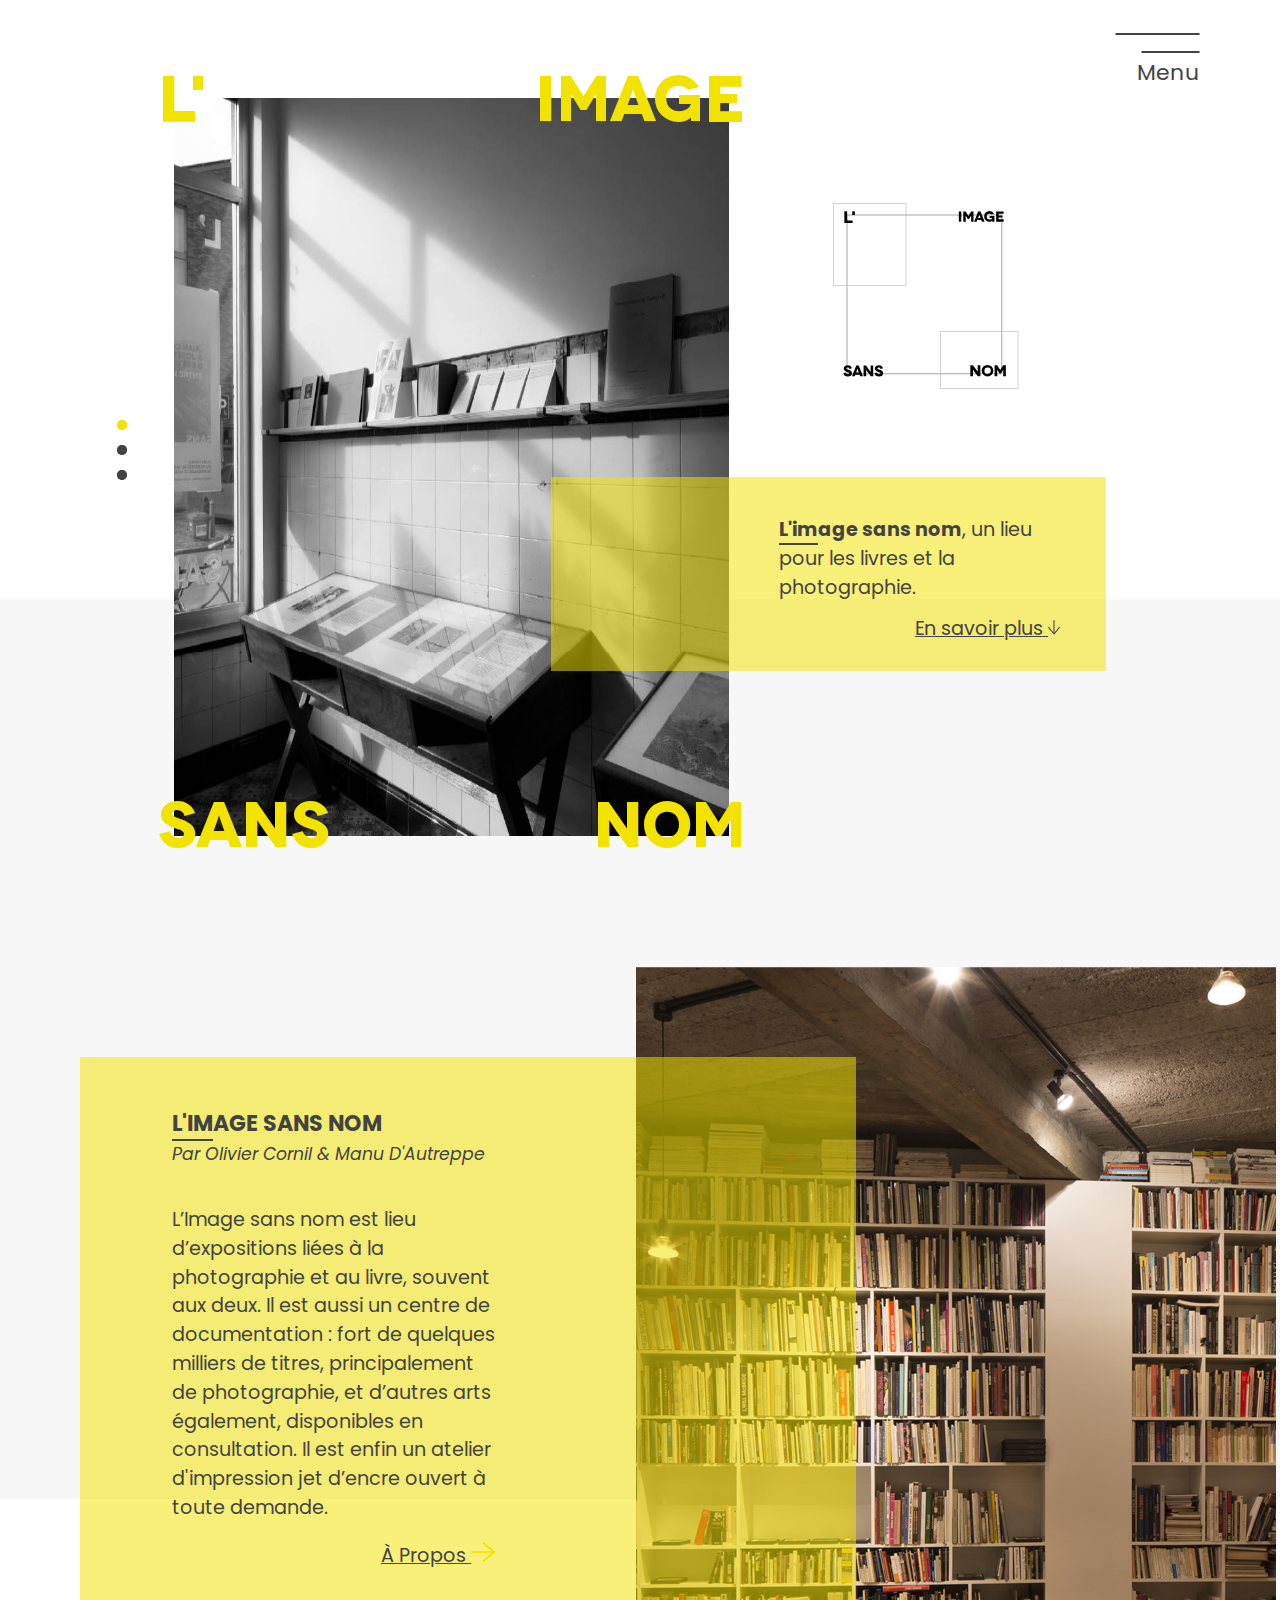
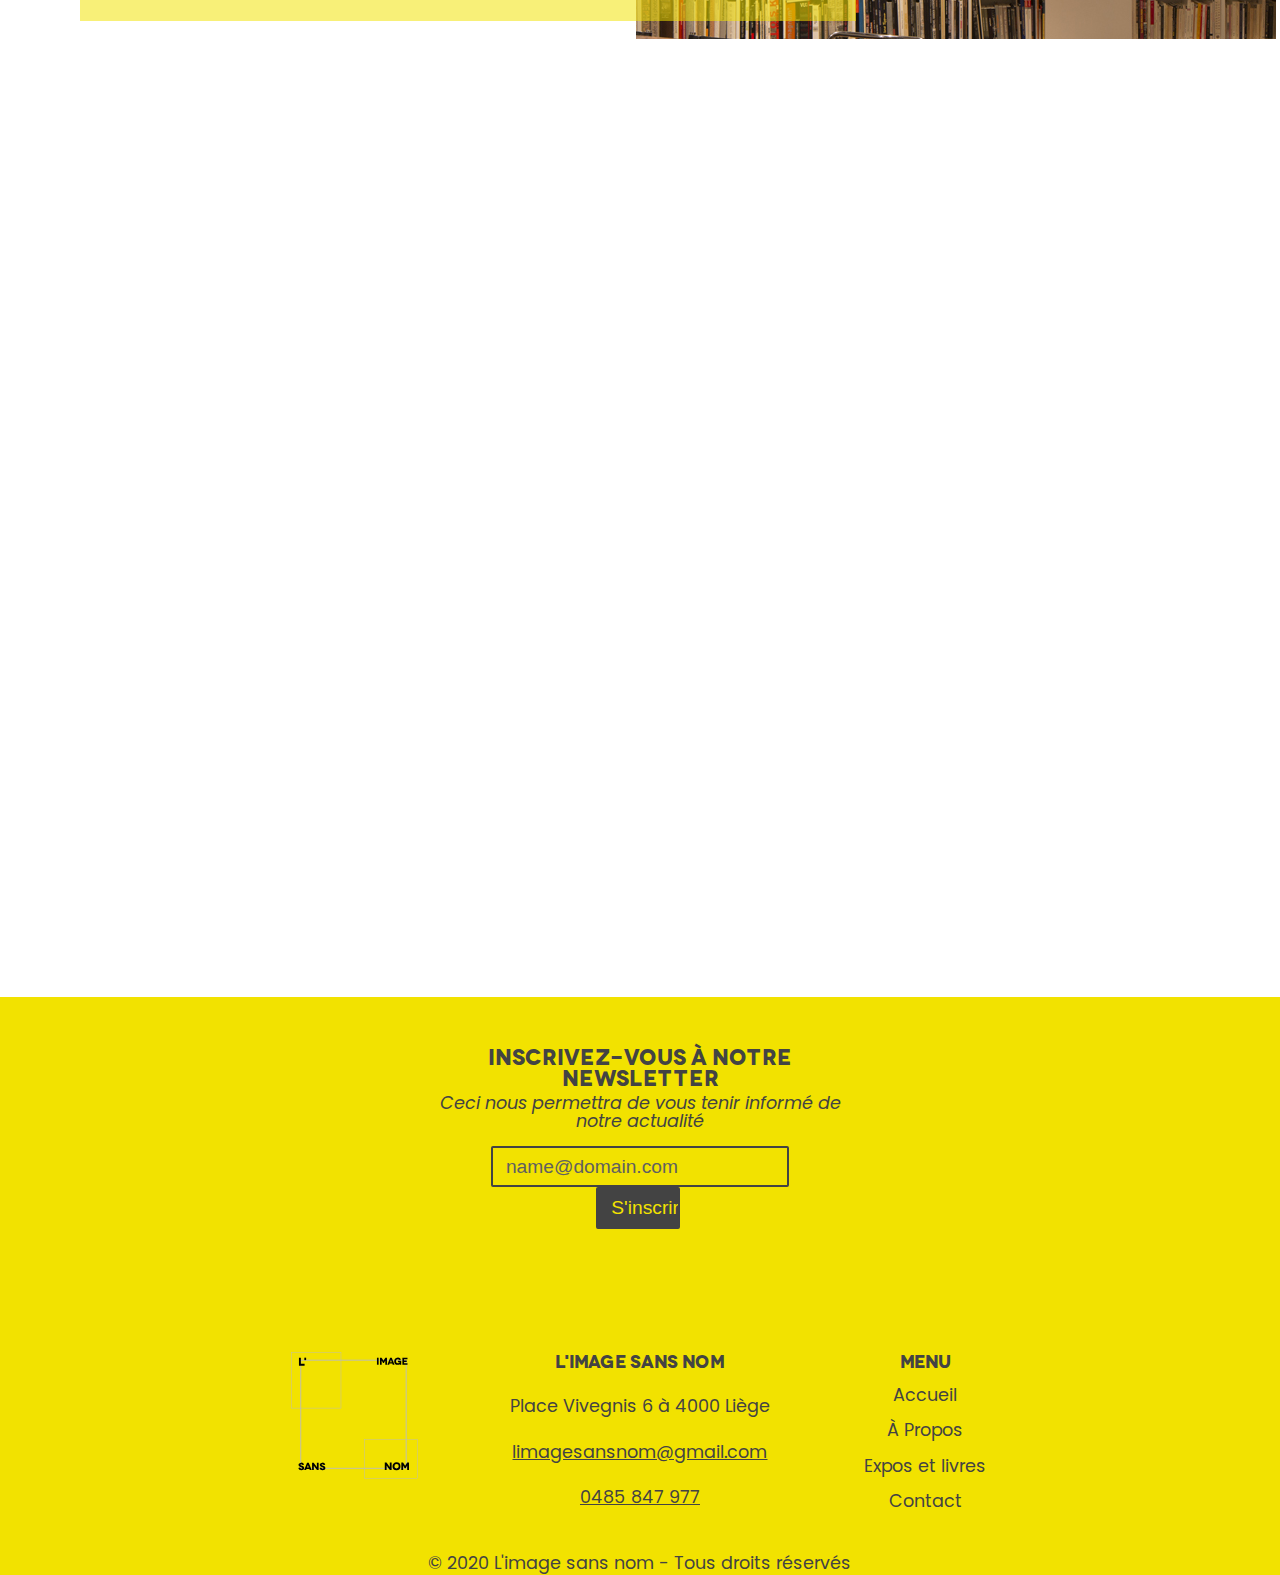
<file: index.html>
<!DOCTYPE html>
<html lang="fr">
<head>
    <title>L'image sans nom - Accueil</title>
    <meta charset="UTF-8">
    <meta name="viewport"
          content="width=device-width, initial-scale=1.0, shrink-to-fit=no">
    <!--[if IE]>
    <meta http-equiv="X-UA-Compatible" content="IE=edge">
    <![endif]-->
    <meta name="author" content="Goran Schyns">
    <meta name="description"
          content="L’Image sans nom est lieu d’expositions liées à la photographie et au livre, souvent aux deux.">
    <meta name="keywords" content="L'image sans nom, photographie, livre, Liège, impression">
    <link rel="icon" href=""> <!-- Insérer le chemin vers l'icon .png -->
    <link rel="apple-touch-icon-precomposed" href=""> <!-- Insérer le chemin vers l'icon .png -->
    <!--[if IE]>
    <link rel="shortcut icon" href="">
    <![endif]-->  <!-- Insérer le chemin vers l'icon .ico -->
    <link rel="stylesheet" href="./src/css/styles.css">
</head>
<body itemscope itemtype="https://schema.org/Organization">
<header>
    <h1 class="invisible" itemprop="name">L'Image Sans Nom</h1>
    <div class="skip-links">
        <a href="#nav">Aller au menu</a>
        <a href="#main">Aller au contenu</a>
    </div>
    <div class="menu-link">
        <a href="#">
            <svg data-name="Calque 1" xmlns="http://www.w3.org/2000/svg" viewBox="0 0 84 20" width="85"
                 height="20">
                <defs>
                    <style>.cls-1 {
                        fill: none;
                        stroke: #434343;
                        stroke-width: 2px;
                    }</style>
                </defs>
                <line data-name="Ligne 12" class="cls-1" y1="1" x2="84" y2="1"/>
                <line data-name="Ligne 13" class="cls-1" x1="26" y1="19" x2="84" y2="19"/>
            </svg>
            <p class="menu-link__text">Menu</p>
        </a>
    </div>
    <div class="hidden-side not-working">
        <a href="#" class="hidden-side__close">
            <svg data-name="Calque 2" xmlns="http://www.w3.org/2000/svg" viewBox="0 0 68.65 54.37" width="65"
                 height="65">
                <defs>
                    <style>.cls-2 {
                        fill: none;
                        stroke: #BFBFBF;
                        stroke-width: 2px;
                    }</style>
                </defs>
                <line data-name="Ligne 15" class="cls-2" x1="0.62" y1="53.59" x2="68.03" y2="0.79"/>
                <line data-name="Ligne 16" class="cls-2" x1="0.62" y1="0.79" x2="68.03" y2="53.59"/>
            </svg>
        </a>
        <div class="menu" id="nav">
            <nav class="main-nav">
                <h2 class="invisible">Navigation principale</h2>
                <ul class="main-nav__list">
                    <li class="main-nav__item">
                        <a href="#" class="main-nav__link active" title="Accueil">Accueil</a>
                    </li>
                    <li>
                        <a href="./html/about.html" class="main-nav__link" title="À propos">À Propos</a>
                    </li>
                    <li>
                        <a href="./html/exhibitions-and-books.html" class="main-nav__link" title="Expos et livres">Expos
                            et livres</a>
                    </li>
                    <li>
                        <a href="./html/contact.html" class="main-nav__link" title="Contact">Contact</a>
                    </li>
                </ul>
            </nav>
        </div>
        <div class="social-networks">
            <ul class="social-networks__list">
                <li class="social-networks__item">
                    <a href="tel:+320485847977" class="social-networks__link" title="Téléphone">
                        <p class="invisible" itemprop="telephone">+320485847977</p>
                        <svg data-name="Calque 3" xmlns="http://www.w3.org/2000/svg"
                             viewBox="0 0 37.3 37.3" width="40" height="40">
                            <defs>
                                <style>.cls-3 {
                                    fill: #BFBFBF;
                                }

                                .cls-3:hover {
                                    fill: #F2E200;
                                }
                                </style>
                            </defs>
                            <path class="cls-3"
                                  d="M35.74,25.24a21.46,21.46,0,0,1-6.65-1.06,2.86,2.86,0,0,0-.92-.15,2.92,2.92,0,0,0-2,.77L21.94,28A23.3,23.3,0,0,1,11.52,17.55l3.07-4.09a3,3,0,0,0,.74-3.05,21.23,21.23,0,0,1-1.06-6.66,3,3,0,0,0-3-3H4.43a3,3,0,0,0-3,3,34.34,34.34,0,0,0,34.31,34.3,3,3,0,0,0,3-3V28.23A3,3,0,0,0,35.74,25.24Z"
                                  transform="translate(-1.43 -0.75)"/>
                        </svg>
                    </a>
                </li>
                <li class="social-networks__item">
                    <a href="mailto:limagesansnom@gmail.com" class="social-networks__link" title="E-mail">
                        <svg data-name="Calque 4" xmlns="http://www.w3.org/2000/svg"
                             viewBox="0 0 37.55 37.89" width="40" height="40">
                            <defs>
                                <style>.cls-4 {
                                    fill: #BFBFBF;
                                }

                                .cls-4:hover {
                                    fill: #F2E200;
                                }
                                </style>
                            </defs>
                            <path class="cls-4"
                                  d="M33.26,6.2A18.32,18.32,0,0,0,20.38,1.43,19.29,19.29,0,0,0,6.6,6.86,18.05,18.05,0,0,0,.9,20.38,18.56,18.56,0,0,0,6.32,33.72c3.6,3.71,8.52,5.59,14.62,5.59A27.65,27.65,0,0,0,31.81,37a2.33,2.33,0,0,0,1.25-3,2.28,2.28,0,0,0-2.14-1.44,2.23,2.23,0,0,0-.92.19,23.06,23.06,0,0,1-9.07,2,17.06,17.06,0,0,1-6.25-1.07A12.24,12.24,0,0,1,10,30.48,14.61,14.61,0,0,1,6.15,20.41a15.79,15.79,0,0,1,1-5.77,14.31,14.31,0,0,1,3.11-4.72A13.79,13.79,0,0,1,20.45,5.71a13.56,13.56,0,0,1,9.38,3.46,11.52,11.52,0,0,1,2.87,3.9,11.92,11.92,0,0,1,1,4.79,9.85,9.85,0,0,1-1.76,6c-1.16,1.58-2.38,2.38-3.64,2.38-.68,0-1-.37-1-1.1A20.75,20.75,0,0,1,27.37,23l1.44-11.76H23.87l-.32,1.15a6.43,6.43,0,0,0-4.14-1.54,8,8,0,0,0-6.12,2.84A10.57,10.57,0,0,0,10.75,21a10.58,10.58,0,0,0,2.26,7,6.87,6.87,0,0,0,5.43,2.69,6.22,6.22,0,0,0,4.85-2.38,5,5,0,0,0,4.47,2.28,9.56,9.56,0,0,0,7.52-3.79,13.79,13.79,0,0,0,3.16-9.13A15.17,15.17,0,0,0,33.26,6.2ZM21.87,24a3.82,3.82,0,0,1-3.13,1.76,2.25,2.25,0,0,1-2-1.3A6.34,6.34,0,0,1,16,21.23a6.46,6.46,0,0,1,1.07-3.85,3.17,3.17,0,0,1,2.65-1.47A3.29,3.29,0,0,1,22.13,17a4,4,0,0,1,1.06,2.93A6.72,6.72,0,0,1,21.87,24Z"
                                  transform="translate(-0.9 -1.42)"/>
                        </svg>
                        <p class="invisible" itemprop="email">limagesansnom@gmail.com</p>
                    </a>
                </li>
                <li class="social-networks__item">
                    <a href="https://www.facebook.com/limagesansnom/" class="social-networks__link"
                       title="Facebook">
                        <svg data-name="Calque 5" xmlns="http://www.w3.org/2000/svg" viewBox="0 0 40 40"
                             width="40" height="40">
                            <defs>
                                <style>.cls-5 {
                                    fill: #BFBFBF;
                                }

                                .cls-5:hover {
                                    fill: #F2E200;
                                }</style>
                            </defs>
                            <path class="cls-5"
                                  d="M22.85,8.94v6.15H17.92v7.38h4.93V39.71h7.38V22.47h7.39V15.09H30.23V9.89a2.32,2.32,0,0,1,2.46-2.18h4.93V.32H31.46A8.72,8.72,0,0,0,22.85,8.94Z"/>
                        </svg>
                    </a>
                </li>
            </ul>
        </div>
        <div class="lang">
            <ul class="lang__list">
                <li class="lang__item">
                    <a href="#" class="lang__link" title="Français">Fr</a>
                </li>
                <li class="lang__item">
                    <span lang="en"><a href="#" class="lang__link" title="English">En</a></span>
                </li>
            </ul>
        </div>
    </div>
</header>
<main id="main">
    <div class="gray-background"></div>
    <div class="intro">
        <h2 class="invisible"> Introduction</h2>
        <div class="intro-images">
            <div class="intro-images__nav">
                <ul class="intro-images__list">
                    <li class="intro-images__item active">
                        <div>
                            <div>
                                <a href="#" title="Image numéro 1" class="active intro-images__link"></a>
                            </div>
                        </div>
                    </li>
                    <li class="intro-images__item">
                        <div>
                            <div>
                                <a href="#" title="Image numéro 2" class="intro-images__link"></a>
                            </div>
                        </div>
                    </li>
                    <li class="intro-images__item">
                        <div>
                            <div>
                                <a href="#" title="Image numéro 3" class="intro-images__link"></a>
                            </div>
                        </div>
                    </li>
                </ul>
            </div>
            <div class="intro-images__image">
                <div class="image__title">L'</div>
                <div class="image__title">Image</div>
                <div class="image__title">Sans</div>
                <div class="image__title">Nom</div>
                <div class="intro-images__container">
                    <img src="./src/img/intro-img1.jpg" alt="Les locaux de L'Image Sans Nom" height="854"
                         width="854" id="animated-image">
                </div>
            </div>
        </div>
        <div class="intro-logo" itemprop="logo">
            <svg data-name="Calque 6" xmlns="http://www.w3.org/2000/svg" viewBox="0 0 278 279" width="250"
                 height="250">
                <defs>
                    <style>.cls-7, .cls-8, .cls-9 {
                        fill: none;
                    }

                    .cls-8, .cls-9 {
                        stroke: #bcbcbc;
                    }

                    .cls-8 {
                        stroke-width: 2px;
                    }

                    .cls-10 {
                        isolation: isolate;
                    }</style>
                </defs>
                <g data-name="Groupe 13">
                    <g data-name="Groupe 1">
                        <g data-name="Rectangle 31">
                            <rect class="cls-7" x="20" y="17" width="234" height="240"/>
                            <rect class="cls-8" x="21" y="18" width="232" height="238"/>
                        </g>
                        <g data-name="Rectangle 33">
                            <rect class="cls-7" width="110" height="124"/>
                            <rect class="cls-9" x="0.5" y="0.5" width="109" height="123"/>
                        </g>
                        <g data-name="Rectangle 35">
                            <rect class="cls-7" x="161" y="192" width="117" height="87"/>
                            <rect class="cls-9" x="161.5" y="192.5" width="116" height="86"/>
                        </g>
                    </g>
                    <g data-name="Groupe 2">
                        <g data-name="L " class="cls-10">
                            <g class="cls-10">
                                <path d="M40.42,36.33v3.92H28V22.75h4.2V36.33Z" transform="translate(-11 -10.25)"/>
                                <path d="M39.87,22.75H43.8v5.43H39.87Z" transform="translate(-11 -10.25)"/>
                            </g>
                        </g>
                        <g class="cls-10">
                            <g class="cls-10">
                                <path d="M199.72,38.25V22.85h3.69v15.4Z" transform="translate(-11 -10.25)"/>
                                <path d="M221.78,22.85v15.4h-3.63V34.49c0-3.66.14-5.46.11-5.46h0s-1.25,2.11-1.38,2.33l-1.81,3.08h-1.91l-1.81-3.08C211.2,31.14,210,29,210,29h0s.12,1.8.12,5.46v3.76H206.4V22.85h3.48l2.88,4.66c1.13,1.83,1.3,2.22,1.32,2.22h0s.19-.39,1.32-2.22l2.88-4.66Z"
                                      transform="translate(-11 -10.25)"/>
                                <path d="M233.58,35.83h-6.1l-.88,2.42h-4l6.16-15.4h3.5l6.16,15.4h-4Zm-1.19-3.24-1.1-3c-.33-.88-.73-2.27-.75-2.27h0s-.42,1.39-.75,2.27l-1.1,3Z"
                                      transform="translate(-11 -10.25)"/>
                                <path d="M249.94,37a6.14,6.14,0,0,1-4.18,1.56,7.85,7.85,0,0,1-8-8,8,8,0,0,1,15-3.92l-3.76,1a4.37,4.37,0,0,0-3.24-1.43,4,4,0,0,0-4.13,4.36A4.14,4.14,0,0,0,246,35a3.86,3.86,0,0,0,4-2.42v0h-4.05v-3h7.19v8.71h-3.17c0-1,0-1.23,0-1.25Z"
                                      transform="translate(-11 -10.25)"/>
                                <path d="M267,34.79v3.46H255.71V22.85h11.2V26.3H259.4v2.53h5.88v3.24H259.4v2.72Z"
                                      transform="translate(-11 -10.25)"/>
                            </g>
                        </g>
                        <g class="cls-10">
                            <g class="cls-10">
                                <path d="M35.68,259.26a2.81,2.81,0,0,0-2.78-2.09c-1.15,0-1.82.57-1.82,1.21,0,1.06,1.61,1.45,3.57,2.16,2.39.88,4.89,2.24,4.89,5,0,2.94-2.53,5-6.27,5a6.88,6.88,0,0,1-6.81-4.87l3.7-1a3.49,3.49,0,0,0,3.27,2.43c1.38,0,2-.64,2-1.42,0-1.29-1.88-1.61-4.18-2.48-1.94-.74-4.17-1.8-4.17-4.63,0-2.5,2.53-4.78,6-4.78a6.4,6.4,0,0,1,6.28,4.42Z"
                                      transform="translate(-11 -10.25)"/>
                                <path d="M50.91,267.72H44.54l-.92,2.53H39.46l6.43-16.1h3.66L56,270.25H51.83Zm-1.24-3.38-1.16-3.13c-.34-.92-.75-2.37-.78-2.37h0s-.44,1.45-.78,2.37l-1.15,3.13Z"
                                      transform="translate(-11 -10.25)"/>
                                <path d="M71.33,254.15v16.1H67.7l-3.29-4.49c-1.47-2-3.64-5.08-3.66-5.08h0s0,2.49,0,6v3.57H56.89v-16.1h3.63l3.43,4.6c1,1.38,3.49,4.85,3.52,4.85h0s0-2.85,0-5.77v-3.68Z"
                                      transform="translate(-11 -10.25)"/>
                                <path d="M82.37,259.26a2.81,2.81,0,0,0-2.78-2.09c-1.15,0-1.82.57-1.82,1.21,0,1.06,1.61,1.45,3.57,2.16,2.39.88,4.89,2.24,4.89,5,0,2.94-2.52,5-6.27,5a6.88,6.88,0,0,1-6.81-4.87l3.7-1a3.49,3.49,0,0,0,3.27,2.43c1.38,0,2-.64,2-1.42,0-1.29-1.88-1.61-4.18-2.48-1.94-.74-4.17-1.8-4.17-4.63,0-2.5,2.53-4.78,6-4.78a6.4,6.4,0,0,1,6.28,4.42Z"
                                      transform="translate(-11 -10.25)"/>
                            </g>
                        </g>
                        <g class="cls-10">
                            <g class="cls-10">
                                <path d="M232,253.45v16.8h-3.8l-3.43-4.68c-1.54-2.11-3.79-5.31-3.82-5.31h0s0,2.6,0,6.27v3.72h-4v-16.8h3.8l3.57,4.8c1.08,1.44,3.65,5.06,3.67,5.06h0s0-3,0-6v-3.84Z"
                                      transform="translate(-11 -10.25)"/>
                                <path d="M242.7,253.11a8.74,8.74,0,1,1-8.72,8.74A8.58,8.58,0,0,1,242.7,253.11Zm0,13.49a4.76,4.76,0,1,0-4.52-4.75A4.4,4.4,0,0,0,242.7,266.6Z"
                                      transform="translate(-11 -10.25)"/>
                                <path d="M270.25,253.45v16.8h-4v-4.11c0-4,.14-5.95.12-5.95h0s-1.36,2.31-1.51,2.55l-2,3.36h-2.08l-2-3.36c-.15-.24-1.49-2.55-1.51-2.55h0s.12,2,.12,5.95v4.11h-4v-16.8h3.79l3.15,5.09c1.22,2,1.41,2.42,1.44,2.42h0s.22-.43,1.44-2.42l3.15-5.09Z"
                                      transform="translate(-11 -10.25)"/>
                            </g>
                        </g>
                    </g>
                </g>
            </svg>
        </div>
        <div class="intro-text">
            <div class="intro-text__paragraph">
                <p><span class="bold"><span class="mid-underline">L'im</span>age sans nom</span>, un lieu pour les
                    livres et la
                    photographie.</p>
            </div>
            <div class="intro-text__link">
                <a href="#index__about" class="arrow-down">En savoir plus </a>
            </div>
        </div>
    </div>
    <div class="about" id="index__about">
        <h2 class="invisible">À propos</h2>
        <div class="about__text">
            <div class="about__intro">
                <h3 class="bold"><span class="mid-underline ">L'im</span>age sans nom</h3>
                <p class="small italic">Par <span itemprop="funder">Olivier Cornil & Manu D'Autreppe</span></p>
            </div>
            <div class="about__main">
                <p>L’Image sans nom est lieu d’expositions liées
                    à la photographie et au livre, souvent aux
                    deux. Il est aussi un centre de
                    documentation : fort de quelques milliers de
                    titres, principalement de photographie, et
                    d’autres arts également, disponibles en
                    consultation. Il est enfin un atelier
                    d'impression jet d’encre ouvert à toute
                    demande.</p>
            </div>
            <div class="about__link">
                <a href="./html/about.html" class="arrow-right">
                    À Propos
                </a>
            </div>
        </div>
        <div class="about__img">
            <img src="./src/img/main-about-img.jpg" alt="Bibliothèque de L'image Sans Nom" height="940" width="960">
        </div>
    </div>
</main>
<footer class="index__footer">
    <div class="footer__content">
        <div class="subsription">
            <h2 class="subscription__title">Inscrivez-vous à notre newsletter</h2>
            <p class="subscription__intro italic">Ceci nous permettra de vous tenir informé de notre actualité</p>
            <div class="subscription__form">
                <form action="#">
                    <label for="email" class="invisible">Votre adresse e-mail</label>
                    <input type="email" id="email" name="email" placeholder="name@domain.com"><!--
                --><input type="submit" value="S'inscrire">
                </form>
            </div>
        </div>
        <div class="footer__main">
            <div class="footer__logo">
                <svg data-name="Calque 7" xmlns="http://www.w3.org/2000/svg" viewBox="0 0 278 279" width="200"
                     height="200">
                    <defs>
                        <style>.cls-7, .cls-8, .cls-9 {
                            fill: none;
                        }

                        .cls-8, .cls-9 {
                            stroke: #bcbcbc;
                        }

                        .cls-8 {
                            stroke-width: 2px;
                        }

                        .cls-10 {
                            isolation: isolate;
                        }</style>
                    </defs>
                    <g data-name="Groupe 13">
                        <g data-name="Groupe 1">
                            <g data-name="Rectangle 30">
                                <rect class="cls-7" x="20" y="17" width="234" height="240"/>
                                <rect class="cls-8" x="21" y="18" width="232" height="238"/>
                            </g>
                            <g data-name="Rectangle 31">
                                <rect class="cls-7" width="110" height="124"/>
                                <rect class="cls-9" x="0.5" y="0.5" width="109" height="123"/>
                            </g>
                            <g data-name="Rectangle 32">
                                <rect class="cls-7" x="161" y="192" width="117" height="87"/>
                                <rect class="cls-9" x="161.5" y="192.5" width="116" height="86"/>
                            </g>
                        </g>
                        <g data-name="Groupe 2">
                            <g data-name="L " class="cls-10">
                                <g class="cls-10">
                                    <path d="M40.42,36.33v3.92H28V22.75h4.2V36.33Z" transform="translate(-11 -10.25)"/>
                                    <path d="M39.87,22.75H43.8v5.43H39.87Z" transform="translate(-11 -10.25)"/>
                                </g>
                            </g>
                            <g class="cls-10">
                                <g class="cls-10">
                                    <path d="M199.72,38.25V22.85h3.69v15.4Z" transform="translate(-11 -10.25)"/>
                                    <path d="M221.78,22.85v15.4h-3.63V34.49c0-3.66.14-5.46.11-5.46h0s-1.25,2.11-1.38,2.33l-1.81,3.08h-1.91l-1.81-3.08C211.2,31.14,210,29,210,29h0s.12,1.8.12,5.46v3.76H206.4V22.85h3.48l2.88,4.66c1.13,1.83,1.3,2.22,1.32,2.22h0s.19-.39,1.32-2.22l2.88-4.66Z"
                                          transform="translate(-11 -10.25)"/>
                                    <path d="M233.58,35.83h-6.1l-.88,2.42h-4l6.16-15.4h3.5l6.16,15.4h-4Zm-1.19-3.24-1.1-3c-.33-.88-.73-2.27-.75-2.27h0s-.42,1.39-.75,2.27l-1.1,3Z"
                                          transform="translate(-11 -10.25)"/>
                                    <path d="M249.94,37a6.14,6.14,0,0,1-4.18,1.56,7.85,7.85,0,0,1-8-8,8,8,0,0,1,15-3.92l-3.76,1a4.37,4.37,0,0,0-3.24-1.43,4,4,0,0,0-4.13,4.36A4.14,4.14,0,0,0,246,35a3.86,3.86,0,0,0,4-2.42v0h-4.05v-3h7.19v8.71h-3.17c0-1,0-1.23,0-1.25Z"
                                          transform="translate(-11 -10.25)"/>
                                    <path d="M267,34.79v3.46H255.71V22.85h11.2V26.3H259.4v2.53h5.88v3.24H259.4v2.72Z"
                                          transform="translate(-11 -10.25)"/>
                                </g>
                            </g>
                            <g class="cls-10">
                                <g class="cls-10">
                                    <path d="M35.68,259.26a2.81,2.81,0,0,0-2.78-2.09c-1.15,0-1.82.57-1.82,1.21,0,1.06,1.61,1.45,3.57,2.16,2.39.88,4.89,2.24,4.89,5,0,2.94-2.53,5-6.27,5a6.88,6.88,0,0,1-6.81-4.87l3.7-1a3.49,3.49,0,0,0,3.27,2.43c1.38,0,2-.64,2-1.42,0-1.29-1.88-1.61-4.18-2.48-1.94-.74-4.17-1.8-4.17-4.63,0-2.5,2.53-4.78,6-4.78a6.4,6.4,0,0,1,6.28,4.42Z"
                                          transform="translate(-11 -10.25)"/>
                                    <path d="M50.91,267.72H44.54l-.92,2.53H39.46l6.43-16.1h3.66L56,270.25H51.83Zm-1.24-3.38-1.16-3.13c-.34-.92-.75-2.37-.78-2.37h0s-.44,1.45-.78,2.37l-1.15,3.13Z"
                                          transform="translate(-11 -10.25)"/>
                                    <path d="M71.33,254.15v16.1H67.7l-3.29-4.49c-1.47-2-3.64-5.08-3.66-5.08h0s0,2.49,0,6v3.57H56.89v-16.1h3.63l3.43,4.6c1,1.38,3.49,4.85,3.52,4.85h0s0-2.85,0-5.77v-3.68Z"
                                          transform="translate(-11 -10.25)"/>
                                    <path d="M82.37,259.26a2.81,2.81,0,0,0-2.78-2.09c-1.15,0-1.82.57-1.82,1.21,0,1.06,1.61,1.45,3.57,2.16,2.39.88,4.89,2.24,4.89,5,0,2.94-2.52,5-6.27,5a6.88,6.88,0,0,1-6.81-4.87l3.7-1a3.49,3.49,0,0,0,3.27,2.43c1.38,0,2-.64,2-1.42,0-1.29-1.88-1.61-4.18-2.48-1.94-.74-4.17-1.8-4.17-4.63,0-2.5,2.53-4.78,6-4.78a6.4,6.4,0,0,1,6.28,4.42Z"
                                          transform="translate(-11 -10.25)"/>
                                </g>
                            </g>
                            <g class="cls-10">
                                <g class="cls-10">
                                    <path d="M232,253.45v16.8h-3.8l-3.43-4.68c-1.54-2.11-3.79-5.31-3.82-5.31h0s0,2.6,0,6.27v3.72h-4v-16.8h3.8l3.57,4.8c1.08,1.44,3.65,5.06,3.67,5.06h0s0-3,0-6v-3.84Z"
                                          transform="translate(-11 -10.25)"/>
                                    <path d="M242.7,253.11a8.74,8.74,0,1,1-8.72,8.74A8.58,8.58,0,0,1,242.7,253.11Zm0,13.49a4.76,4.76,0,1,0-4.52-4.75A4.4,4.4,0,0,0,242.7,266.6Z"
                                          transform="translate(-11 -10.25)"/>
                                    <path d="M270.25,253.45v16.8h-4v-4.11c0-4,.14-5.95.12-5.95h0s-1.36,2.31-1.51,2.55l-2,3.36h-2.08l-2-3.36c-.15-.24-1.49-2.55-1.51-2.55h0s.12,2,.12,5.95v4.11h-4v-16.8h3.79l3.15,5.09c1.22,2,1.41,2.42,1.44,2.42h0s.22-.43,1.44-2.42l3.15-5.09Z"
                                          transform="translate(-11 -10.25)"/>
                                </g>
                            </g>
                        </g>
                    </g>
                </svg>
            </div>
            <div class="footer__links">
                <ul class="links__list">
                    <li class="links__item">
                        <a href="#" class="links__link">L'image Sans Nom</a>
                    </li>
                    <li class="links__item">
                        <p class="links__link" itemprop="address">Place Vivegnis 6 à 4000 Liège</p>
                    </li>
                    <li class="links__item">
                        <a href="mailto:limagesansnom@gmail.com" class="links__link">limagesansnom@gmail.com</a>
                    </li>
                    <li class="links__item">
                        <a href="tel:0485847977" class="links__link">0485 847 977</a>
                    </li>
                </ul>
            </div>
            <div class="footer__menu">
                <p class="menu__intro">Menu</p>
                <nav class="footer-nav">
                    <h2 class="invisible">Navigation secondaire</h2>
                    <ul class="footer-nav__list">
                        <li class="footer-nav__item">
                            <a href="#" class="footer-nav__link" title="Accueil">Accueil</a>
                        </li>
                        <li>
                            <a href="./html/about.html" class="footer-nav__link" title="À propos">À Propos</a>
                        </li>
                        <li>
                            <a href="./html/exhibitions-and-books.html" class="footer-nav__link"
                               title="Expos et livres">Expos
                                et livres</a>
                        </li>
                        <li>
                            <a href="./html/contact.html" class="footer-nav__link" title="Contact">Contact</a>
                        </li>
                    </ul>
                </nav>
            </div>
            <div class="legal-text">
                <p><a href="#">© 2020 L'image sans nom</a> - Tous droits réservés</p>
            </div>
        </div>
    </div>
</footer>
</body>
<script type="text/javascript" src="./src/js/menu-animation.js"></script>
<script type="text/javascript" src="./src/js/index-images-animation.js"></script>
</html>
</file>
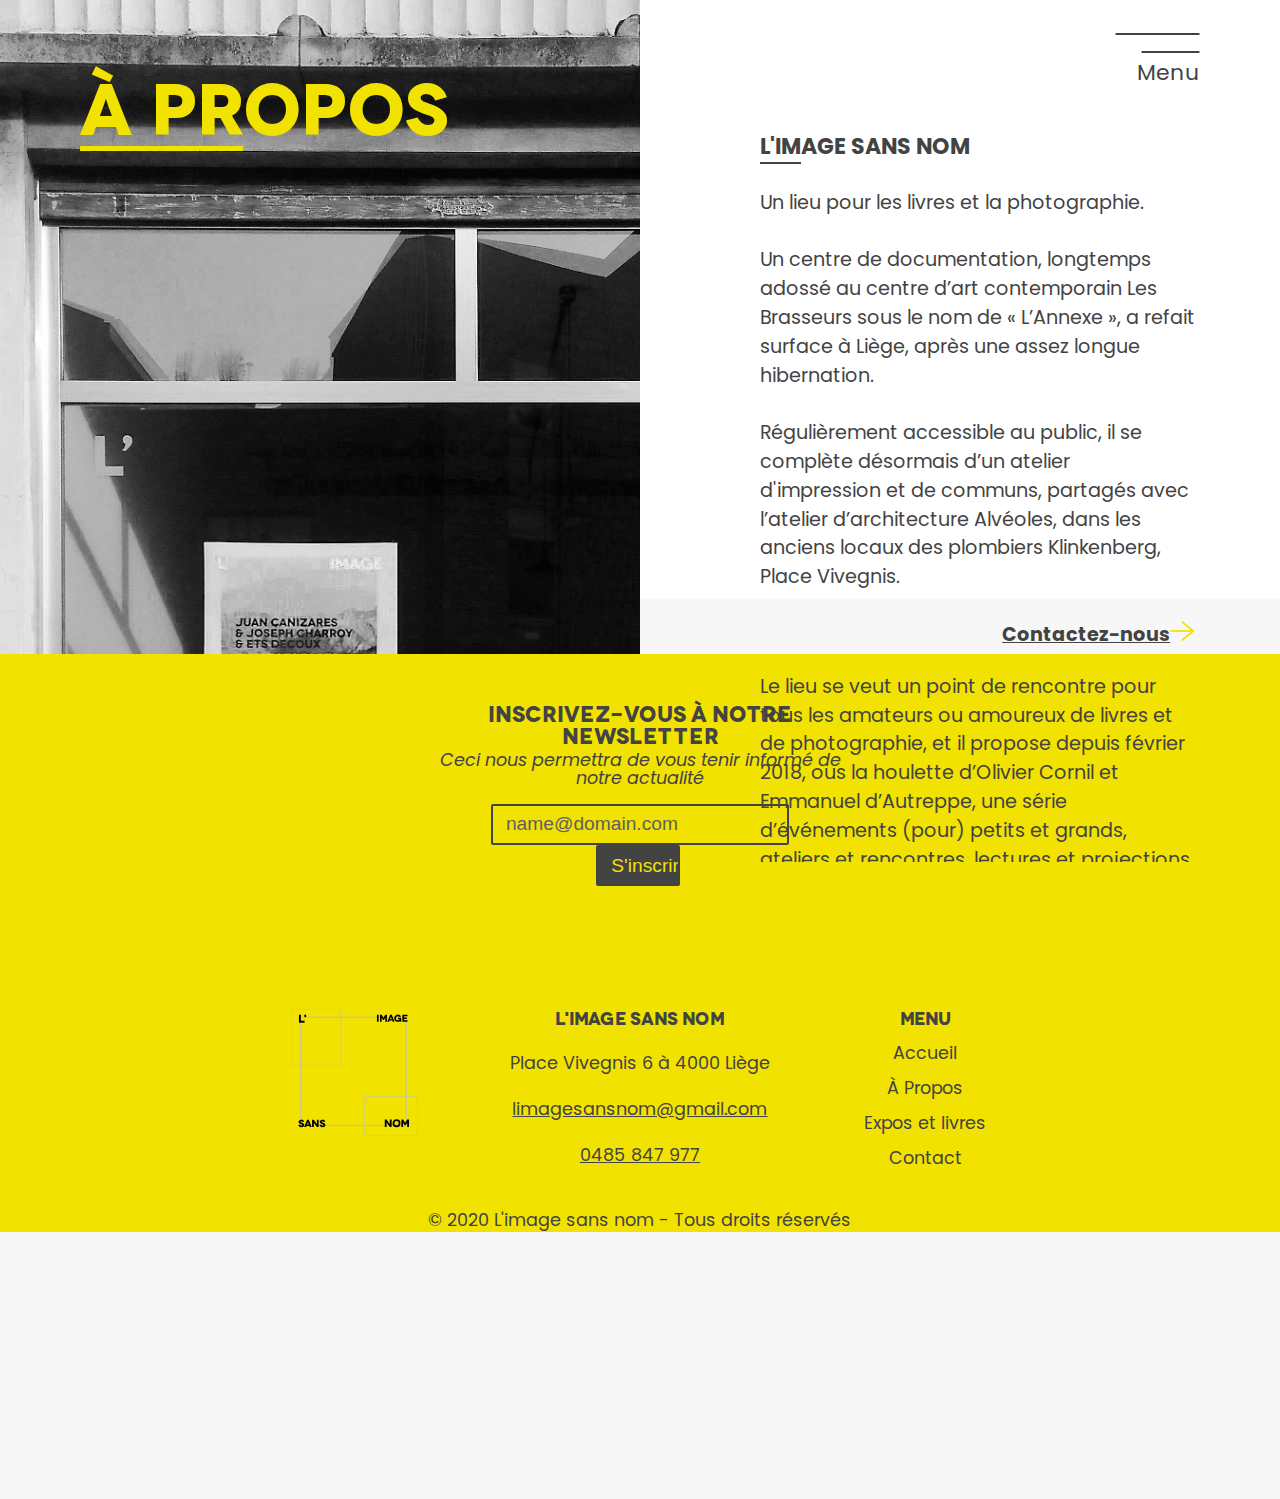
<file: html/about.html>
<!DOCTYPE html>
<html lang="fr">
<head>
    <title>À Propos - L'Image Sans Nom></title>
    <meta charset="UTF-8">
    <meta name="viewport"
          content="width=device-width, initial-scale=1.0, shrink-to-fit=no">
    <!--[if IE]>
    <meta http-equiv="X-UA-Compatible" content="IE=edge">
    <![endif]-->
    <meta name="author" content="Goran Schyns">
    <meta name="description"
          content="L’Image sans nom est lieu d’expositions liées à la photographie et au livre, souvent aux deux.">
    <meta name="keywords" content="L'image sans nom, photographie, livre, Liège, impression">
    <link rel="icon" href=""> <!-- Insérer le chemin vers l'icon .png -->
    <link rel="apple-touch-icon-precomposed" href=""> <!-- Insérer le chemin vers l'icon .png -->
    <!--[if IE]>
    <link rel="shortcut icon" href="">
    <![endif]-->  <!-- Insérer le chemin vers l'icon .ico -->
    <link rel="stylesheet" href="../src/css/styles.css"> <!-- Insérer le chemin vers le css -->
</head>
<body itemscope itemtype="https://schema.org/Organization" class="about-body">
<header>
    <h1 class="invisible" itemprop="name">À propos</h1>
    <div class="skip-links">
        <a href="#nav">Aller au menu</a>
        <a href="#main">Aller au contenu</a>
    </div>
    <div class="menu-link">
        <a href="#">
            <svg data-name="Calque 1" xmlns="http://www.w3.org/2000/svg" viewBox="0 0 84 20" width="85"
                 height="20">
                <defs>
                    <style>.cls-1 {
                        fill: none;
                        stroke: #434343;
                        stroke-width: 2px;
                    }</style>
                </defs>
                <line data-name="Ligne 12" class="cls-1" y1="1" x2="84" y2="1"/>
                <line data-name="Ligne 13" class="cls-1" x1="26" y1="19" x2="84" y2="19"/>
            </svg>
            <p class="menu-link__text">Menu</p>
        </a>
    </div>
    <div class="hidden-side not-working">
        <a href="#" class="hidden-side__close">
            <svg data-name="Calque 2" xmlns="http://www.w3.org/2000/svg" viewBox="0 0 68.65 54.37" width="65"
                 height="65">
                <defs>
                    <style>.cls-2 {
                        fill: none;
                        stroke: #BFBFBF;
                        stroke-width: 2px;
                    }</style>
                </defs>
                <line data-name="Ligne 15" class="cls-2" x1="0.62" y1="53.59" x2="68.03" y2="0.79"/>
                <line data-name="Ligne 16" class="cls-2" x1="0.62" y1="0.79" x2="68.03" y2="53.59"/>
            </svg>
        </a>
        <div class="menu" id="nav">
            <nav class="main-nav">
                <h2 class="invisible">Navigation principale</h2>
                <ul class="main-nav__list">
                    <li class="main-nav__item">
                        <a href="../index.html" class="main-nav__link active " title="Accueil">Accueil</a>
                    </li>
                    <li>
                        <a href="#" class="main-nav__link" title="À propos">À Propos</a>
                    </li>
                    <li>
                        <a href="./exhibitions-and-books.html" class="main-nav__link" title="Expos et livres">Expos et livres</a>
                    </li>
                    <li>
                        <a href="./contact.html" class="main-nav__link" title="Contact">Contact</a>
                    </li>
                </ul>
            </nav>
        </div>
        <div class="social-networks">
            <ul class="social-networks__list">
                <li class="social-networks__item">
                    <a href="tel:+320485847977" class="social-networks__link" title="Téléphone">
                        <p class="invisible" itemprop="telephone">+320485847977</p>
                        <svg data-name="Calque 3" xmlns="http://www.w3.org/2000/svg"
                             viewBox="0 0 37.3 37.3" width="40" height="40">
                            <defs>
                                <style>.cls-3 {
                                    fill: #333;
                                }</style>
                            </defs>
                            <path class="cls-3"
                                  d="M35.74,25.24a21.46,21.46,0,0,1-6.65-1.06,2.86,2.86,0,0,0-.92-.15,2.92,2.92,0,0,0-2,.77L21.94,28A23.3,23.3,0,0,1,11.52,17.55l3.07-4.09a3,3,0,0,0,.74-3.05,21.23,21.23,0,0,1-1.06-6.66,3,3,0,0,0-3-3H4.43a3,3,0,0,0-3,3,34.34,34.34,0,0,0,34.31,34.3,3,3,0,0,0,3-3V28.23A3,3,0,0,0,35.74,25.24Z"
                                  transform="translate(-1.43 -0.75)"/>
                        </svg>
                    </a>
                </li>
                <li class="social-networks__item">
                    <a href="mailto:limagesansnom@gmail.com" class="social-networks__link" title="E-mail">
                        <svg data-name="Calque 4" xmlns="http://www.w3.org/2000/svg"
                             viewBox="0 0 37.55 37.89" width="40" height="40">
                            <defs>
                                <style>.cls-4 {
                                    fill: #333;
                                }</style>
                            </defs>
                            <path class="cls-4"
                                  d="M33.26,6.2A18.32,18.32,0,0,0,20.38,1.43,19.29,19.29,0,0,0,6.6,6.86,18.05,18.05,0,0,0,.9,20.38,18.56,18.56,0,0,0,6.32,33.72c3.6,3.71,8.52,5.59,14.62,5.59A27.65,27.65,0,0,0,31.81,37a2.33,2.33,0,0,0,1.25-3,2.28,2.28,0,0,0-2.14-1.44,2.23,2.23,0,0,0-.92.19,23.06,23.06,0,0,1-9.07,2,17.06,17.06,0,0,1-6.25-1.07A12.24,12.24,0,0,1,10,30.48,14.61,14.61,0,0,1,6.15,20.41a15.79,15.79,0,0,1,1-5.77,14.31,14.31,0,0,1,3.11-4.72A13.79,13.79,0,0,1,20.45,5.71a13.56,13.56,0,0,1,9.38,3.46,11.52,11.52,0,0,1,2.87,3.9,11.92,11.92,0,0,1,1,4.79,9.85,9.85,0,0,1-1.76,6c-1.16,1.58-2.38,2.38-3.64,2.38-.68,0-1-.37-1-1.1A20.75,20.75,0,0,1,27.37,23l1.44-11.76H23.87l-.32,1.15a6.43,6.43,0,0,0-4.14-1.54,8,8,0,0,0-6.12,2.84A10.57,10.57,0,0,0,10.75,21a10.58,10.58,0,0,0,2.26,7,6.87,6.87,0,0,0,5.43,2.69,6.22,6.22,0,0,0,4.85-2.38,5,5,0,0,0,4.47,2.28,9.56,9.56,0,0,0,7.52-3.79,13.79,13.79,0,0,0,3.16-9.13A15.17,15.17,0,0,0,33.26,6.2ZM21.87,24a3.82,3.82,0,0,1-3.13,1.76,2.25,2.25,0,0,1-2-1.3A6.34,6.34,0,0,1,16,21.23a6.46,6.46,0,0,1,1.07-3.85,3.17,3.17,0,0,1,2.65-1.47A3.29,3.29,0,0,1,22.13,17a4,4,0,0,1,1.06,2.93A6.72,6.72,0,0,1,21.87,24Z"
                                  transform="translate(-0.9 -1.42)"/>
                        </svg>
                        <p class="invisible" itemprop="email">limagesansnom@gmail.com</p>
                    </a>
                </li>
                <li class="social-networks__item">
                    <a href="https://www.facebook.com/limagesansnom/" class="social-networks__link" title="Facebook">
                        <svg data-name="Calque 5" xmlns="http://www.w3.org/2000/svg" viewBox="0 0 40 40"
                             width="40" height="40">
                            <defs>
                                <style>.cls-5 {
                                    fill: #333;
                                }

                                .cls-6 {
                                    opacity: 0;
                                }</style>
                            </defs>
                            <path class="cls-5"
                                  d="M22.85,8.94v6.15H17.92v7.38h4.93V39.71h7.38V22.47h7.39V15.09H30.23V9.89a2.32,2.32,0,0,1,2.46-2.18h4.93V.32H31.46A8.72,8.72,0,0,0,22.85,8.94Z"/>
                            <rect class="cls-6" width="40" height="40"/>
                        </svg>
                    </a>
                </li>
            </ul>
        </div>
        <div class="lang">
            <ul class="lang__list">
                <li class="lang__item">
                    <a href="#" class="lang__link" title="Français">Fr</a>
                </li>
                <li class="lang__item">
                    <span lang="en"><a href="#" class="lang__link" title="English">En</a></span>
                </li>
            </ul>
        </div>
    </div>
</header>
<main id="main">
    <div class="gray-background"></div>
    <h2 class="main-title"><span class="mid-underline">À pr</span>opos</h2>
    <div class="about">
        <div class="about__image">
            <img src="../src/img/about-img.jpg" alt="Facade de L'Image Sans Nom" height="1460" width="960">
        </div><!--
        --><div class="about__text">
        <h3 class="bold" itemprop="name"><span class="mid-underline">L'Im</span>age Sans Nom</h3>
            <p class="about__paragraph">Un lieu pour les livres et la photographie.</p>
            <p class="about__paragraph">Un centre de documentation, longtemps adossé au centre d’art contemporain Les
                Brasseurs sous le nom de « L’Annexe », a refait surface à Liège, après une assez longue hibernation.</p>
            <p class="about__paragraph">Régulièrement accessible au public, il se complète désormais d’un atelier
                d'impression et de communs, partagés avec l’atelier d’architecture Alvéoles, dans les anciens locaux des
                plombiers Klinkenberg, Place Vivegnis.</p>
            <a href="./contact.htmlµ" class="about__link arrow-right">Contactez-nous</a>
            <p class="about__paragraph">Le lieu se veut un point de rencontre pour tous les amateurs ou amoureux de
                livres et de photographie, et il propose depuis février 2018, ous la houlette d’Olivier Cornil et
                Emmanuel d’Autreppe, une série d’événements (pour) petits et grands, ateliers et rencontres, lectures
                et projections, expositions et interventions, séminaires et réveillons…
            </p>
            <p class="about__paragraph">Un lieu à taille humaine et à hauteur d’images, pour prendre le temps de
                grignoter avec les yeux, découvrir, échanger!</p>
            <a href="./exhibitions-and-books.html" class="about__link arrow-right">Nos expos et livres</a>
        </div>
    </div>
</main>
<footer class="about__footer">
    <div class="subsription">
        <h3 class="subscription__title">Inscrivez-vous à notre newsletter</h3>
        <p class="subscription__intro italic">Ceci nous permettra de vous tenir informé de notre actualité</p>
        <div class="subscription__form">
            <form action="#">
                <label for="email" class="invisible">Votre adresse e-mail</label>
                <input type="email" id="email" name="email" placeholder="name@domain.com"><!--
                --><input type="submit" value="S'inscrire">
            </form>
        </div>
    </div>
    <div class="footer__main">
        <div class="footer__logo">
            <svg data-name="Calque 7" xmlns="http://www.w3.org/2000/svg" viewBox="0 0 278 279" width="200"
                 height="200">
                <defs>
                    <style>.cls-7, .cls-8, .cls-9 {
                        fill: none;
                    }

                    .cls-8, .cls-9 {
                        stroke: #bcbcbc;
                    }

                    .cls-8 {
                        stroke-width: 2px;
                    }

                    .cls-10 {
                        isolation: isolate;
                    }</style>
                </defs>
                <g data-name="Groupe 13">
                    <g data-name="Groupe 1">
                        <g data-name="Rectangle 30">
                            <rect class="cls-7" x="20" y="17" width="234" height="240"/>
                            <rect class="cls-8" x="21" y="18" width="232" height="238"/>
                        </g>
                        <g data-name="Rectangle 31">
                            <rect class="cls-7" width="110" height="124"/>
                            <rect class="cls-9" x="0.5" y="0.5" width="109" height="123"/>
                        </g>
                        <g data-name="Rectangle 32">
                            <rect class="cls-7" x="161" y="192" width="117" height="87"/>
                            <rect class="cls-9" x="161.5" y="192.5" width="116" height="86"/>
                        </g>
                    </g>
                    <g data-name="Groupe 2">
                        <g data-name="L " class="cls-10">
                            <g class="cls-10">
                                <path d="M40.42,36.33v3.92H28V22.75h4.2V36.33Z" transform="translate(-11 -10.25)"/>
                                <path d="M39.87,22.75H43.8v5.43H39.87Z" transform="translate(-11 -10.25)"/>
                            </g>
                        </g>
                        <g class="cls-10">
                            <g class="cls-10">
                                <path d="M199.72,38.25V22.85h3.69v15.4Z" transform="translate(-11 -10.25)"/>
                                <path d="M221.78,22.85v15.4h-3.63V34.49c0-3.66.14-5.46.11-5.46h0s-1.25,2.11-1.38,2.33l-1.81,3.08h-1.91l-1.81-3.08C211.2,31.14,210,29,210,29h0s.12,1.8.12,5.46v3.76H206.4V22.85h3.48l2.88,4.66c1.13,1.83,1.3,2.22,1.32,2.22h0s.19-.39,1.32-2.22l2.88-4.66Z"
                                      transform="translate(-11 -10.25)"/>
                                <path d="M233.58,35.83h-6.1l-.88,2.42h-4l6.16-15.4h3.5l6.16,15.4h-4Zm-1.19-3.24-1.1-3c-.33-.88-.73-2.27-.75-2.27h0s-.42,1.39-.75,2.27l-1.1,3Z"
                                      transform="translate(-11 -10.25)"/>
                                <path d="M249.94,37a6.14,6.14,0,0,1-4.18,1.56,7.85,7.85,0,0,1-8-8,8,8,0,0,1,15-3.92l-3.76,1a4.37,4.37,0,0,0-3.24-1.43,4,4,0,0,0-4.13,4.36A4.14,4.14,0,0,0,246,35a3.86,3.86,0,0,0,4-2.42v0h-4.05v-3h7.19v8.71h-3.17c0-1,0-1.23,0-1.25Z"
                                      transform="translate(-11 -10.25)"/>
                                <path d="M267,34.79v3.46H255.71V22.85h11.2V26.3H259.4v2.53h5.88v3.24H259.4v2.72Z"
                                      transform="translate(-11 -10.25)"/>
                            </g>
                        </g>
                        <g class="cls-10">
                            <g class="cls-10">
                                <path d="M35.68,259.26a2.81,2.81,0,0,0-2.78-2.09c-1.15,0-1.82.57-1.82,1.21,0,1.06,1.61,1.45,3.57,2.16,2.39.88,4.89,2.24,4.89,5,0,2.94-2.53,5-6.27,5a6.88,6.88,0,0,1-6.81-4.87l3.7-1a3.49,3.49,0,0,0,3.27,2.43c1.38,0,2-.64,2-1.42,0-1.29-1.88-1.61-4.18-2.48-1.94-.74-4.17-1.8-4.17-4.63,0-2.5,2.53-4.78,6-4.78a6.4,6.4,0,0,1,6.28,4.42Z"
                                      transform="translate(-11 -10.25)"/>
                                <path d="M50.91,267.72H44.54l-.92,2.53H39.46l6.43-16.1h3.66L56,270.25H51.83Zm-1.24-3.38-1.16-3.13c-.34-.92-.75-2.37-.78-2.37h0s-.44,1.45-.78,2.37l-1.15,3.13Z"
                                      transform="translate(-11 -10.25)"/>
                                <path d="M71.33,254.15v16.1H67.7l-3.29-4.49c-1.47-2-3.64-5.08-3.66-5.08h0s0,2.49,0,6v3.57H56.89v-16.1h3.63l3.43,4.6c1,1.38,3.49,4.85,3.52,4.85h0s0-2.85,0-5.77v-3.68Z"
                                      transform="translate(-11 -10.25)"/>
                                <path d="M82.37,259.26a2.81,2.81,0,0,0-2.78-2.09c-1.15,0-1.82.57-1.82,1.21,0,1.06,1.61,1.45,3.57,2.16,2.39.88,4.89,2.24,4.89,5,0,2.94-2.52,5-6.27,5a6.88,6.88,0,0,1-6.81-4.87l3.7-1a3.49,3.49,0,0,0,3.27,2.43c1.38,0,2-.64,2-1.42,0-1.29-1.88-1.61-4.18-2.48-1.94-.74-4.17-1.8-4.17-4.63,0-2.5,2.53-4.78,6-4.78a6.4,6.4,0,0,1,6.28,4.42Z"
                                      transform="translate(-11 -10.25)"/>
                            </g>
                        </g>
                        <g class="cls-10">
                            <g class="cls-10">
                                <path d="M232,253.45v16.8h-3.8l-3.43-4.68c-1.54-2.11-3.79-5.31-3.82-5.31h0s0,2.6,0,6.27v3.72h-4v-16.8h3.8l3.57,4.8c1.08,1.44,3.65,5.06,3.67,5.06h0s0-3,0-6v-3.84Z"
                                      transform="translate(-11 -10.25)"/>
                                <path d="M242.7,253.11a8.74,8.74,0,1,1-8.72,8.74A8.58,8.58,0,0,1,242.7,253.11Zm0,13.49a4.76,4.76,0,1,0-4.52-4.75A4.4,4.4,0,0,0,242.7,266.6Z"
                                      transform="translate(-11 -10.25)"/>
                                <path d="M270.25,253.45v16.8h-4v-4.11c0-4,.14-5.95.12-5.95h0s-1.36,2.31-1.51,2.55l-2,3.36h-2.08l-2-3.36c-.15-.24-1.49-2.55-1.51-2.55h0s.12,2,.12,5.95v4.11h-4v-16.8h3.79l3.15,5.09c1.22,2,1.41,2.42,1.44,2.42h0s.22-.43,1.44-2.42l3.15-5.09Z"
                                      transform="translate(-11 -10.25)"/>
                            </g>
                        </g>
                    </g>
                </g>
            </svg>
        </div>
        <div class="footer__links">
            <ul class="links__list">
                <li class="links__item">
                    <a href="../index.html" class="links__link">L'image Sans Nom</a>
                </li>
                <li class="links__item">
                    <p class="links__link" itemprop="address">Place Vivegnis 6 à 4000 Liège</p>
                </li>
                <li class="links__item">
                    <a href="mailto:limagesansnom@gmail.com" class="links__link">limagesansnom@gmail.com</a>
                </li>
                <li class="links__item">
                    <a href="tel:0485847977" class="links__link">0485 847 977</a>
                </li>
            </ul>
        </div>
        <div class="footer__menu">
            <p class="menu__intro">Menu</p>
            <nav class="footer-nav">
                <h2 class="invisible">Navigation secondaire</h2>
                <ul class="footer-nav__list">
                    <li class="footer-nav__item">
                        <a href="../index.html" class="footer-nav__link" title="Accueil">Accueil</a>
                    </li>
                    <li>
                        <a href="#" class="footer-nav__link" title="À propos">À Propos</a>
                    </li>
                    <li>
                        <a href="./exhibitions-and-books.html" class="footer-nav__link" title="Expos et livres">Expos et livres</a>
                    </li>
                    <li>
                        <a href="./contact.html" class="footer-nav__link" title="Contact">Contact</a>
                    </li>
                </ul>
            </nav>
        </div>
        <div class="legal-text">
            <p><a href="../index.html">© 2020 L'image sans nom</a> - Tous droits réservés</p>
        </div>
    </div>
</footer>
</body>
<script type="text/javascript" src="../src/js/menu-animation.js"></script>
</html>
</file>
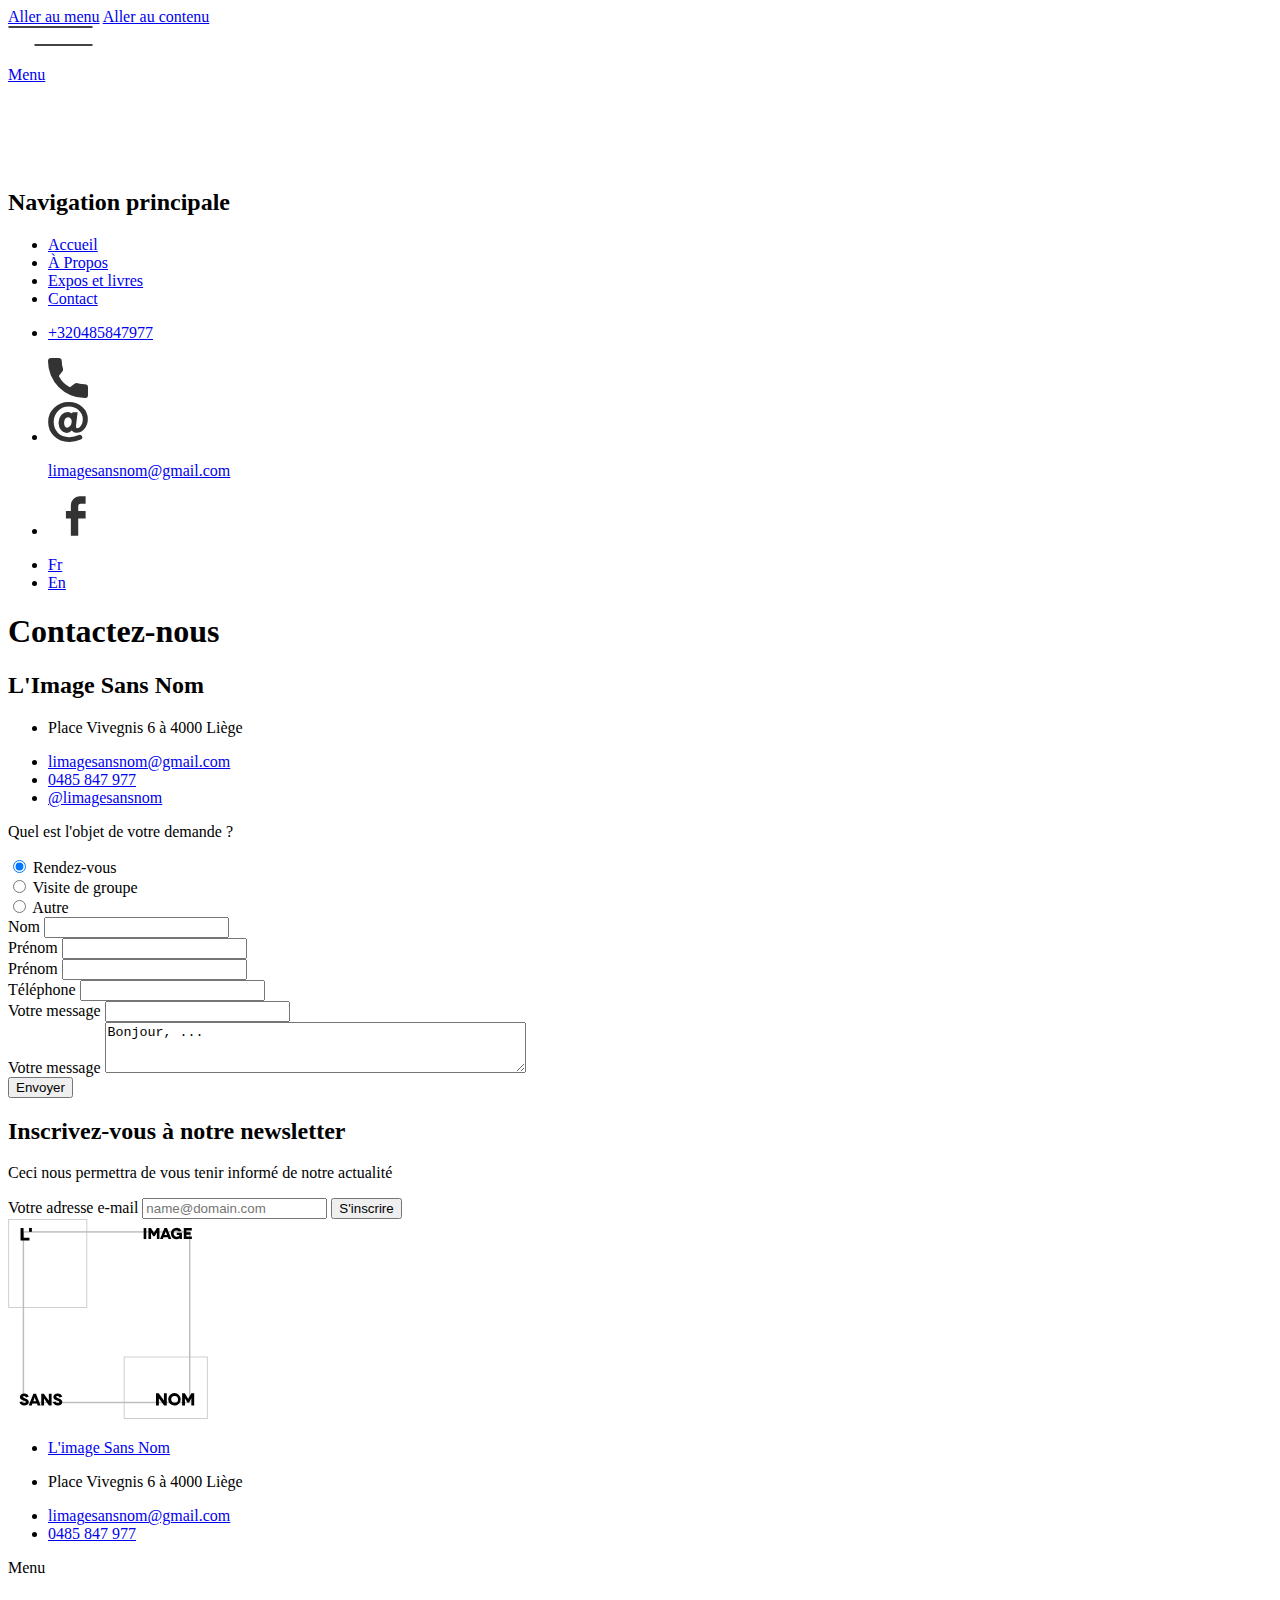
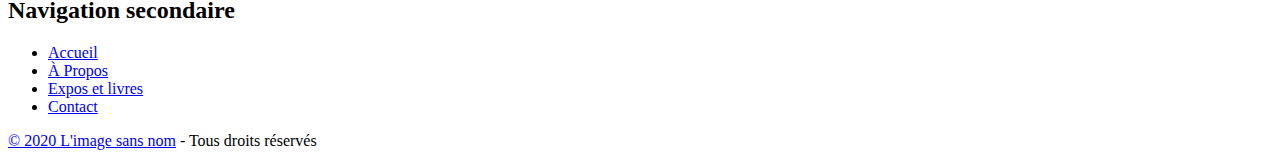
<file: html/contact.html>
<!DOCTYPE html>
<html lang="fr">
<head>
    <title>Contact - L'Image Sans Nom></title>
    <meta charset="UTF-8">
    <meta name="viewport"
          content="width=device-width, initial-scale=1.0, shrink-to-fit=no">
    <!--[if IE]>
    <meta http-equiv="X-UA-Compatible" content="IE=edge">
    <![endif]-->
    <meta name="author" content="Goran Schyns">
    <meta name="description"
          content="L’Image sans nom est lieu d’expositions liées à la photographie et au livre, souvent aux deux.">
    <meta name="keywords" content="L'image sans nom, photographie, livre, Liège, impression">
    <link rel="icon" href=""> <!-- Insérer le chemin vers l'icon .png -->
    <link rel="apple-touch-icon-precomposed" href=""> <!-- Insérer le chemin vers l'icon .png -->
    <!--[if IE]>
    <link rel="shortcut icon" href="">
    <![endif]-->  <!-- Insérer le chemin vers l'icon .ico -->
    <link rel="stylesheet" href=""> <!-- Insérer le chemin vers le css -->
</head>
<body itemscope itemtype="https://schema.org/Organization">
<header>
    <div class="skip-links">
        <a href="#nav">Aller au menu</a>
        <a href="#main">Aller au contenu</a>
    </div>
    <div class="menu-link">
        <a href="#">
            <svg data-name="Calque 1" xmlns="http://www.w3.org/2000/svg" viewBox="0 0 84 20" width="85"
                 height="20">
                <defs>
                    <style>.cls-1 {
                        fill: none;
                        stroke: #434343;
                        stroke-width: 2px;
                    }</style>
                </defs>
                <line data-name="Ligne 12" class="cls-1" y1="1" x2="84" y2="1"/>
                <line data-name="Ligne 13" class="cls-1" x1="26" y1="19" x2="84" y2="19"/>
            </svg>
            <p class="menu-link__text">Menu</p>
        </a>
    </div>
    <div class="hidden-side hidden">
        <svg data-name="Calque 2" xmlns="http://www.w3.org/2000/svg" viewBox="0 0 68.65 54.37" width="65"
             height="65">
            <defs>
                <style>.cls-2 {
                    fill: none;
                    stroke: #fff;
                    stroke-width: 2px;
                }</style>
            </defs>
            <line data-name="Ligne 15" class="cls-2" x1="0.62" y1="53.59" x2="68.03" y2="0.79"/>
            <line data-name="Ligne 16" class="cls-2" x1="0.62" y1="0.79" x2="68.03" y2="53.59"/>
        </svg>
        <div class="menu" id="nav">
            <nav class="main-nav">
                <h2 class="invisible">Navigation principale</h2>
                <ul class="main-nav__list">
                    <li class="main-nav__item">
                        <a href="#" class="main-nav__link active " title="Accueil">Accueil</a>
                    </li>
                    <li>
                        <a href="#" class="main-nav__link" title="À propos">À Propos</a>
                    </li>
                    <li>
                        <a href="#" class="main-nav__link" title="Expos et livres">Expos et livres</a>
                    </li>
                    <li>
                        <a href="#" class="main-nav__link" title="Contact">Contact</a>
                    </li>
                </ul>
            </nav>
        </div>
        <div class="social-networks">
            <ul class="social-networks__list">
                <li class="social-networks__item">
                    <a href="tel:+320485847977" class="social-networks__link" title="Téléphone">
                        <p class="invisible" itemprop="telephone">+320485847977</p>
                        <svg data-name="Calque 3" xmlns="http://www.w3.org/2000/svg"
                             viewBox="0 0 37.3 37.3" width="40" height="40">
                            <defs>
                                <style>.cls-3 {
                                    fill: #333;
                                }</style>
                            </defs>
                            <path class="cls-3"
                                  d="M35.74,25.24a21.46,21.46,0,0,1-6.65-1.06,2.86,2.86,0,0,0-.92-.15,2.92,2.92,0,0,0-2,.77L21.94,28A23.3,23.3,0,0,1,11.52,17.55l3.07-4.09a3,3,0,0,0,.74-3.05,21.23,21.23,0,0,1-1.06-6.66,3,3,0,0,0-3-3H4.43a3,3,0,0,0-3,3,34.34,34.34,0,0,0,34.31,34.3,3,3,0,0,0,3-3V28.23A3,3,0,0,0,35.74,25.24Z"
                                  transform="translate(-1.43 -0.75)"/>
                        </svg>
                    </a>
                </li>
                <li class="social-networks__item">
                    <a href="mailto:limagesansnom@gmail.com" class="social-networks__link" title="E-mail">
                        <svg data-name="Calque 4" xmlns="http://www.w3.org/2000/svg"
                             viewBox="0 0 37.55 37.89" width="40" height="40">
                            <defs>
                                <style>.cls-4 {
                                    fill: #333;
                                }</style>
                            </defs>
                            <path class="cls-4"
                                  d="M33.26,6.2A18.32,18.32,0,0,0,20.38,1.43,19.29,19.29,0,0,0,6.6,6.86,18.05,18.05,0,0,0,.9,20.38,18.56,18.56,0,0,0,6.32,33.72c3.6,3.71,8.52,5.59,14.62,5.59A27.65,27.65,0,0,0,31.81,37a2.33,2.33,0,0,0,1.25-3,2.28,2.28,0,0,0-2.14-1.44,2.23,2.23,0,0,0-.92.19,23.06,23.06,0,0,1-9.07,2,17.06,17.06,0,0,1-6.25-1.07A12.24,12.24,0,0,1,10,30.48,14.61,14.61,0,0,1,6.15,20.41a15.79,15.79,0,0,1,1-5.77,14.31,14.31,0,0,1,3.11-4.72A13.79,13.79,0,0,1,20.45,5.71a13.56,13.56,0,0,1,9.38,3.46,11.52,11.52,0,0,1,2.87,3.9,11.92,11.92,0,0,1,1,4.79,9.85,9.85,0,0,1-1.76,6c-1.16,1.58-2.38,2.38-3.64,2.38-.68,0-1-.37-1-1.1A20.75,20.75,0,0,1,27.37,23l1.44-11.76H23.87l-.32,1.15a6.43,6.43,0,0,0-4.14-1.54,8,8,0,0,0-6.12,2.84A10.57,10.57,0,0,0,10.75,21a10.58,10.58,0,0,0,2.26,7,6.87,6.87,0,0,0,5.43,2.69,6.22,6.22,0,0,0,4.85-2.38,5,5,0,0,0,4.47,2.28,9.56,9.56,0,0,0,7.52-3.79,13.79,13.79,0,0,0,3.16-9.13A15.17,15.17,0,0,0,33.26,6.2ZM21.87,24a3.82,3.82,0,0,1-3.13,1.76,2.25,2.25,0,0,1-2-1.3A6.34,6.34,0,0,1,16,21.23a6.46,6.46,0,0,1,1.07-3.85,3.17,3.17,0,0,1,2.65-1.47A3.29,3.29,0,0,1,22.13,17a4,4,0,0,1,1.06,2.93A6.72,6.72,0,0,1,21.87,24Z"
                                  transform="translate(-0.9 -1.42)"/>
                        </svg>
                        <p class="invisible" itemprop="email">limagesansnom@gmail.com</p>
                    </a>
                </li>
                <li class="social-networks__item">
                    <a href="https://www.facebook.com/limagesansnom/" class="social-networks__link" title="Facebook">
                        <svg data-name="Calque 5" xmlns="http://www.w3.org/2000/svg" viewBox="0 0 40 40"
                             width="40" height="40">
                            <defs>
                                <style>.cls-5 {
                                    fill: #333;
                                }

                                .cls-6 {
                                    opacity: 0;
                                }</style>
                            </defs>
                            <path class="cls-5"
                                  d="M22.85,8.94v6.15H17.92v7.38h4.93V39.71h7.38V22.47h7.39V15.09H30.23V9.89a2.32,2.32,0,0,1,2.46-2.18h4.93V.32H31.46A8.72,8.72,0,0,0,22.85,8.94Z"/>
                            <rect class="cls-6" width="40" height="40"/>
                        </svg>
                    </a>
                </li>
            </ul>
        </div>
        <div class="lang">
            <ul class="lang__list">
                <li class="lang__item">
                    <a href="#" class="lang__link" title="Français">Fr</a>
                </li>
                <li class="lang__item">
                    <span lang="en"><a href="#" class="lang__link" title="English">En</a></span>
                </li>
            </ul>
        </div>
    </div>
</header>
<main id="main">
    <div class="gray-background"></div>
    <h1 class="main-title mid-underline">Contactez-nous</h1>
    <div class="contact__infos">
        <h2 class="mid-underline bold" itemprop="name">L'Image Sans Nom</h2>
        <ul class="contact__links">
            <li class="contact__item">
                <p class="contact__link" itemprop="address">Place Vivegnis 6 à 4000 Liège</p>
            </li>
            <li class="contact__item">
                <a href="mailto:limagesansnom@gmail.com" class="contact__link">limagesansnom@gmail.com</a>
            </li>
            <li class="contact__item">
                <a href="tel:0485847977" class="contact__link">0485 847 977</a>
            </li>
            <li class="contact__item">
                <a href="https://www.facebook.com/limagesansnom/" class="contact__link">@limagesansnom</a>
            </li>
        </ul>
    </div>
    <div class="contact__form">
        <form action="#">
            <div class="form__subject">
                <p class="subject__label">Quel est l'objet de votre demande ?</p>
                <div>
                    <input type="radio" id="rdv" name="object" value="rdv"
                           checked>
                    <label for="rdv">Rendez-vous</label>
                </div>
                <div>
                    <input type="radio" id="group" name="object" value="group">
                    <label for="group">Visite de groupe</label>
                </div>
                <div>
                    <input type="radio" id="other" name="object" value="other">
                    <label for="other">Autre</label>
                </div>
            </div>
            <div class="contact__standart-questions">
                <div class="contact__surname">
                    <label for="contact-surname">Nom</label>
                    <input type="text" id="contact-surname" name="contact-surname">
                </div>
                <div class="contact__name">
                    <label for="contact-name">Prénom</label>
                    <input type="text" id="contact-name" name="contact-name">
                </div>
                <div class="contact__email">
                    <label for="contact-email">Prénom</label>
                    <input type="email" id="contact-email" name="contact-email">
                </div>
                <div class="contact__phone">
                    <label for="contact-phone">Téléphone</label>
                    <input type="tel" id="contact-phone" name="contact-phone">
                </div>
                <div class="contact__text">
                    <label for="contact-text">Votre message</label>
                    <input type="email" id="contact-text" name="contact-text">
                </div>
                <div class="contact__message">
                    <label for="contact-message">Votre message</label>
                    <textarea id="contact-message" name="contact-message" rows="3" cols="50">Bonjour, ...</textarea>
                </div>
                <input type="submit" class="arrow-right" value="Envoyer">
            </div>
        </form>
    </div>
</main>
<footer>
    <div class="subsription">
        <h2 class="subscription__title">Inscrivez-vous à notre newsletter</h2>
        <p class="subscription__intro italic">Ceci nous permettra de vous tenir informé de notre actualité</p>
        <div class="subscription__form">
            <form action="#">
                <label for="email" class="invisible">Votre adresse e-mail</label>
                <input type="email" id="email" name="email" placeholder="name@domain.com">
                <input type="submit" value="S'inscrire">
            </form>
        </div>
    </div>
    <div class="footer__main">
        <div class="footer__logo">
            <svg data-name="Calque 7" xmlns="http://www.w3.org/2000/svg" viewBox="0 0 278 279" width="200"
                 height="200">
                <defs>
                    <style>.cls-7, .cls-8, .cls-9 {
                        fill: none;
                    }

                    .cls-8, .cls-9 {
                        stroke: #bcbcbc;
                    }

                    .cls-8 {
                        stroke-width: 2px;
                    }

                    .cls-10 {
                        isolation: isolate;
                    }</style>
                </defs>
                <g data-name="Groupe 13">
                    <g data-name="Groupe 1">
                        <g data-name="Rectangle 30">
                            <rect class="cls-7" x="20" y="17" width="234" height="240"/>
                            <rect class="cls-8" x="21" y="18" width="232" height="238"/>
                        </g>
                        <g data-name="Rectangle 31">
                            <rect class="cls-7" width="110" height="124"/>
                            <rect class="cls-9" x="0.5" y="0.5" width="109" height="123"/>
                        </g>
                        <g data-name="Rectangle 32">
                            <rect class="cls-7" x="161" y="192" width="117" height="87"/>
                            <rect class="cls-9" x="161.5" y="192.5" width="116" height="86"/>
                        </g>
                    </g>
                    <g data-name="Groupe 2">
                        <g data-name="L " class="cls-10">
                            <g class="cls-10">
                                <path d="M40.42,36.33v3.92H28V22.75h4.2V36.33Z" transform="translate(-11 -10.25)"/>
                                <path d="M39.87,22.75H43.8v5.43H39.87Z" transform="translate(-11 -10.25)"/>
                            </g>
                        </g>
                        <g class="cls-10">
                            <g class="cls-10">
                                <path d="M199.72,38.25V22.85h3.69v15.4Z" transform="translate(-11 -10.25)"/>
                                <path d="M221.78,22.85v15.4h-3.63V34.49c0-3.66.14-5.46.11-5.46h0s-1.25,2.11-1.38,2.33l-1.81,3.08h-1.91l-1.81-3.08C211.2,31.14,210,29,210,29h0s.12,1.8.12,5.46v3.76H206.4V22.85h3.48l2.88,4.66c1.13,1.83,1.3,2.22,1.32,2.22h0s.19-.39,1.32-2.22l2.88-4.66Z"
                                      transform="translate(-11 -10.25)"/>
                                <path d="M233.58,35.83h-6.1l-.88,2.42h-4l6.16-15.4h3.5l6.16,15.4h-4Zm-1.19-3.24-1.1-3c-.33-.88-.73-2.27-.75-2.27h0s-.42,1.39-.75,2.27l-1.1,3Z"
                                      transform="translate(-11 -10.25)"/>
                                <path d="M249.94,37a6.14,6.14,0,0,1-4.18,1.56,7.85,7.85,0,0,1-8-8,8,8,0,0,1,15-3.92l-3.76,1a4.37,4.37,0,0,0-3.24-1.43,4,4,0,0,0-4.13,4.36A4.14,4.14,0,0,0,246,35a3.86,3.86,0,0,0,4-2.42v0h-4.05v-3h7.19v8.71h-3.17c0-1,0-1.23,0-1.25Z"
                                      transform="translate(-11 -10.25)"/>
                                <path d="M267,34.79v3.46H255.71V22.85h11.2V26.3H259.4v2.53h5.88v3.24H259.4v2.72Z"
                                      transform="translate(-11 -10.25)"/>
                            </g>
                        </g>
                        <g class="cls-10">
                            <g class="cls-10">
                                <path d="M35.68,259.26a2.81,2.81,0,0,0-2.78-2.09c-1.15,0-1.82.57-1.82,1.21,0,1.06,1.61,1.45,3.57,2.16,2.39.88,4.89,2.24,4.89,5,0,2.94-2.53,5-6.27,5a6.88,6.88,0,0,1-6.81-4.87l3.7-1a3.49,3.49,0,0,0,3.27,2.43c1.38,0,2-.64,2-1.42,0-1.29-1.88-1.61-4.18-2.48-1.94-.74-4.17-1.8-4.17-4.63,0-2.5,2.53-4.78,6-4.78a6.4,6.4,0,0,1,6.28,4.42Z"
                                      transform="translate(-11 -10.25)"/>
                                <path d="M50.91,267.72H44.54l-.92,2.53H39.46l6.43-16.1h3.66L56,270.25H51.83Zm-1.24-3.38-1.16-3.13c-.34-.92-.75-2.37-.78-2.37h0s-.44,1.45-.78,2.37l-1.15,3.13Z"
                                      transform="translate(-11 -10.25)"/>
                                <path d="M71.33,254.15v16.1H67.7l-3.29-4.49c-1.47-2-3.64-5.08-3.66-5.08h0s0,2.49,0,6v3.57H56.89v-16.1h3.63l3.43,4.6c1,1.38,3.49,4.85,3.52,4.85h0s0-2.85,0-5.77v-3.68Z"
                                      transform="translate(-11 -10.25)"/>
                                <path d="M82.37,259.26a2.81,2.81,0,0,0-2.78-2.09c-1.15,0-1.82.57-1.82,1.21,0,1.06,1.61,1.45,3.57,2.16,2.39.88,4.89,2.24,4.89,5,0,2.94-2.52,5-6.27,5a6.88,6.88,0,0,1-6.81-4.87l3.7-1a3.49,3.49,0,0,0,3.27,2.43c1.38,0,2-.64,2-1.42,0-1.29-1.88-1.61-4.18-2.48-1.94-.74-4.17-1.8-4.17-4.63,0-2.5,2.53-4.78,6-4.78a6.4,6.4,0,0,1,6.28,4.42Z"
                                      transform="translate(-11 -10.25)"/>
                            </g>
                        </g>
                        <g class="cls-10">
                            <g class="cls-10">
                                <path d="M232,253.45v16.8h-3.8l-3.43-4.68c-1.54-2.11-3.79-5.31-3.82-5.31h0s0,2.6,0,6.27v3.72h-4v-16.8h3.8l3.57,4.8c1.08,1.44,3.65,5.06,3.67,5.06h0s0-3,0-6v-3.84Z"
                                      transform="translate(-11 -10.25)"/>
                                <path d="M242.7,253.11a8.74,8.74,0,1,1-8.72,8.74A8.58,8.58,0,0,1,242.7,253.11Zm0,13.49a4.76,4.76,0,1,0-4.52-4.75A4.4,4.4,0,0,0,242.7,266.6Z"
                                      transform="translate(-11 -10.25)"/>
                                <path d="M270.25,253.45v16.8h-4v-4.11c0-4,.14-5.95.12-5.95h0s-1.36,2.31-1.51,2.55l-2,3.36h-2.08l-2-3.36c-.15-.24-1.49-2.55-1.51-2.55h0s.12,2,.12,5.95v4.11h-4v-16.8h3.79l3.15,5.09c1.22,2,1.41,2.42,1.44,2.42h0s.22-.43,1.44-2.42l3.15-5.09Z"
                                      transform="translate(-11 -10.25)"/>
                            </g>
                        </g>
                    </g>
                </g>
            </svg>
        </div>
        <div class="footer__links">
            <ul class="links__list">
                <li class="links__item">
                    <a href="../index.html" class="links__link">L'image Sans Nom</a>
                </li>
                <li class="links__item">
                    <p class="links__link">Place Vivegnis 6 à 4000 Liège</p>
                </li>
                <li class="links__item">
                    <a href="mailto:limagesansnom@gmail.com" class="links__link">limagesansnom@gmail.com</a>
                </li>
                <li class="links__item">
                    <a href="tel:0485847977" class="links__link">0485 847 977</a>
                </li>
            </ul>
        </div>
        <div class="footer__menu">
            <p class="menu__intro">Menu</p>
            <nav class="footer-nav">
                <h2 class="invisible">Navigation secondaire</h2>
                <ul class="footer-nav__list">
                    <li class="footer-nav__item">
                        <a href="../index.html" class="footer-nav__link" title="Accueil">Accueil</a>
                    </li>
                    <li>
                        <a href="./about.html" class="footer-nav__link" title="À propos">À Propos</a>
                    </li>
                    <li>
                        <a href="./exhibitions-and-books.html" class="footer-nav__link" title="Expos et livres">Expos et livres</a>
                    </li>
                    <li>
                        <a href="./contact.html" class="footer-nav__link" title="Contact">Contact</a>
                    </li>
                </ul>
            </nav>
        </div>
        <div class="legal-text">
            <p><a href="../index.html">© 2020 L'image sans nom</a> - Tous droits réservés</p>
        </div>
    </div>
</footer>
</body>
</html>
</file>
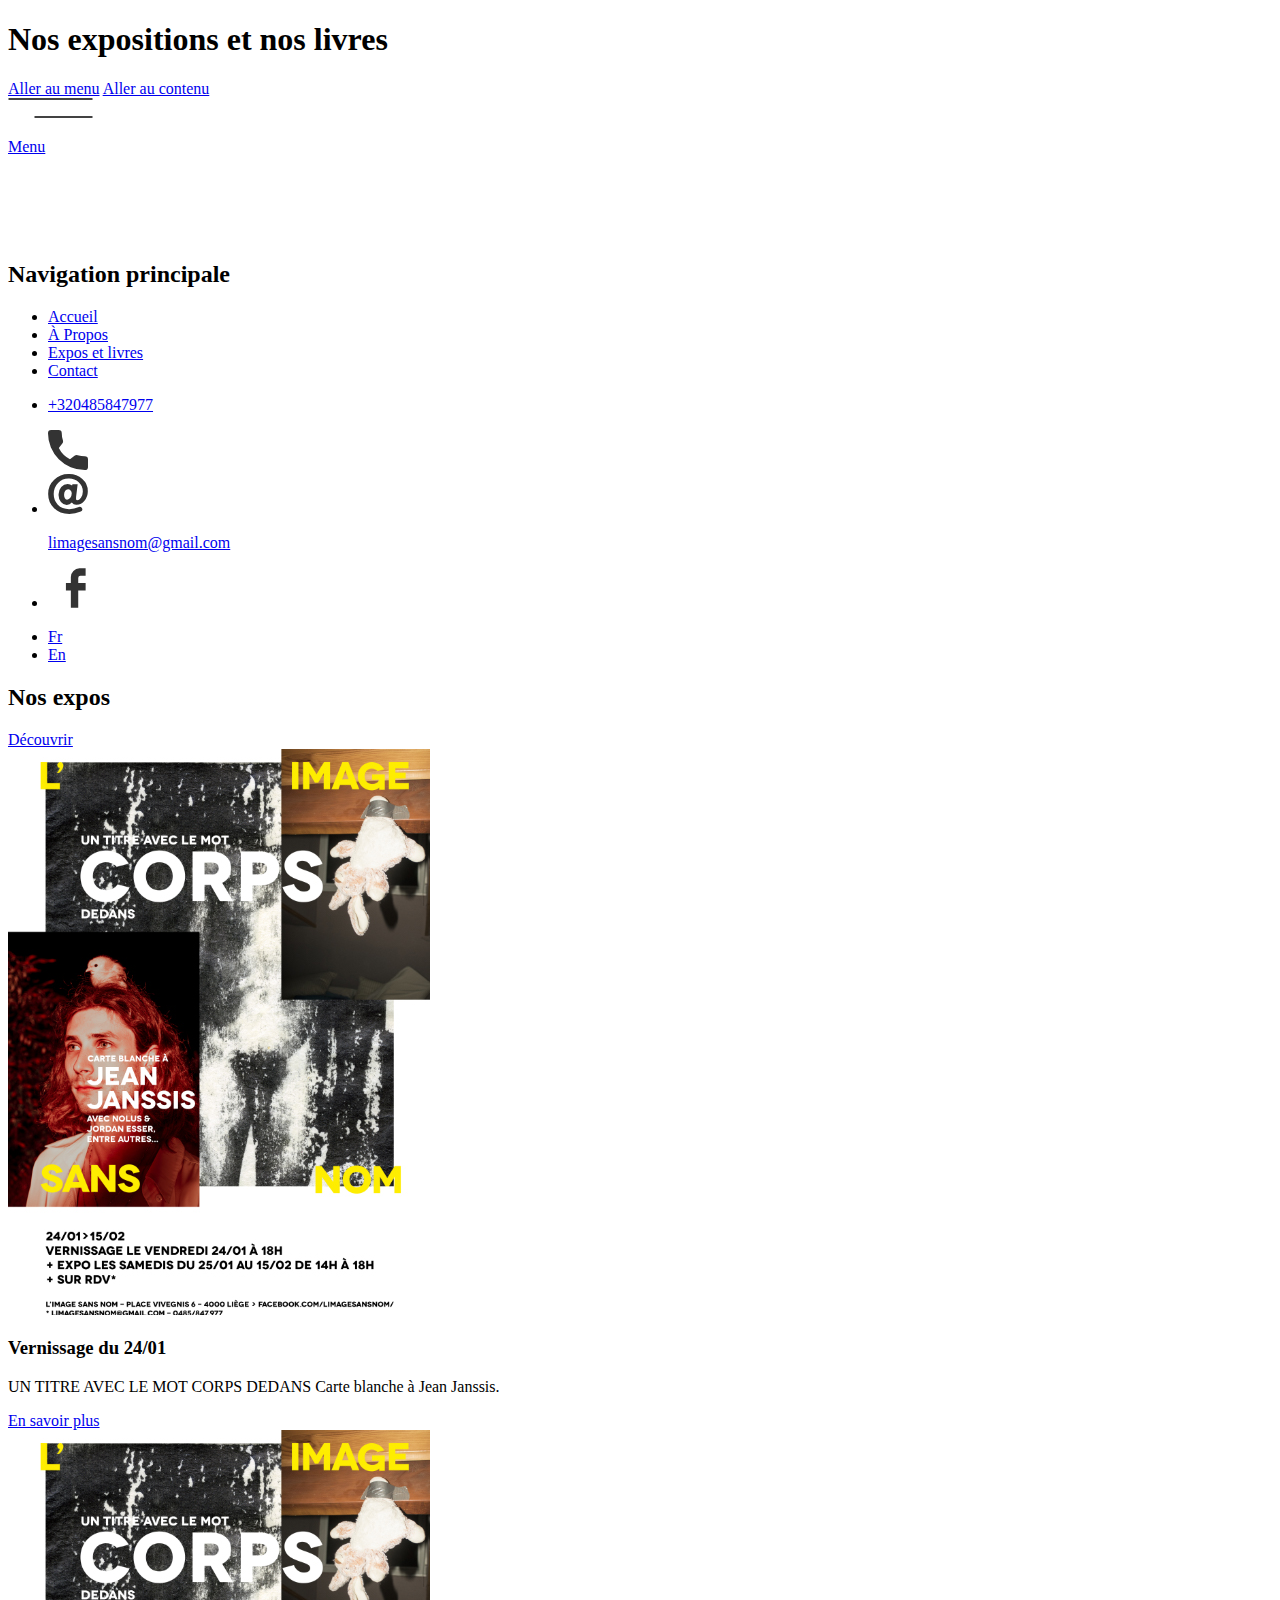
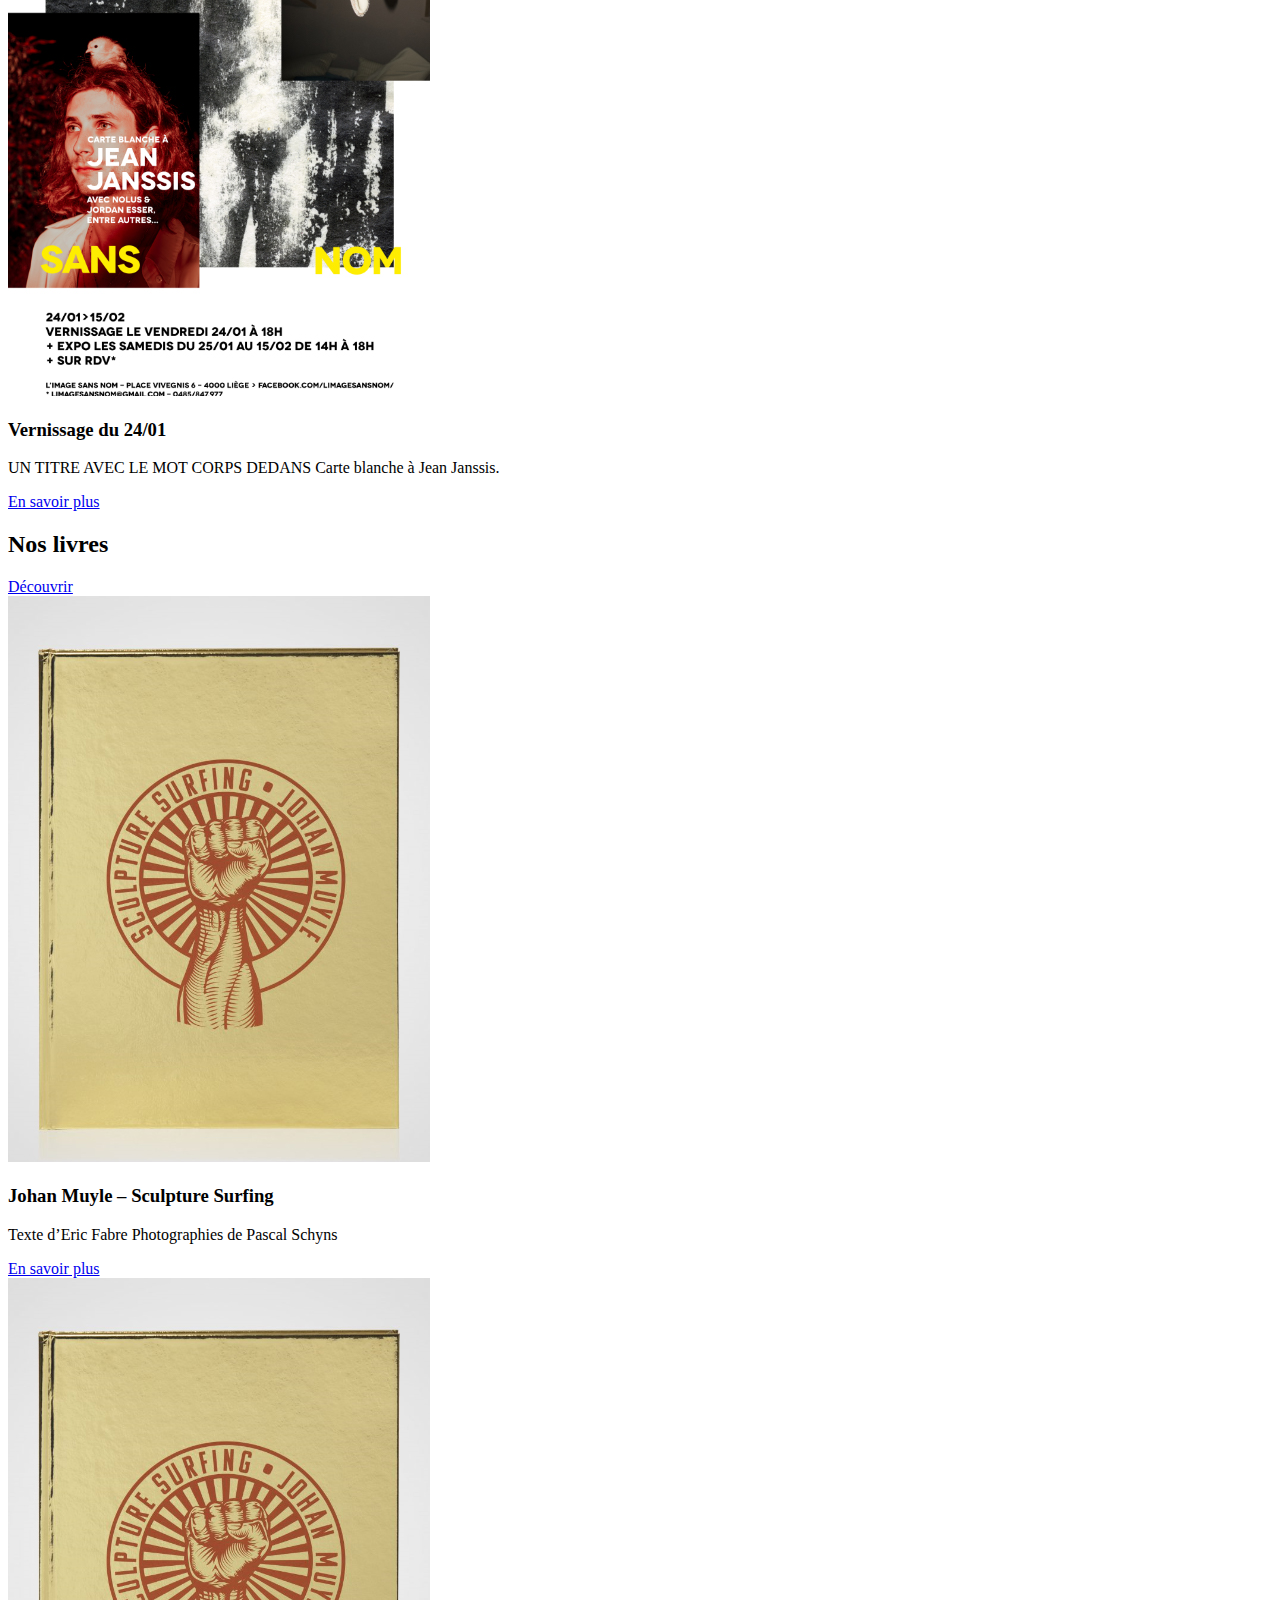
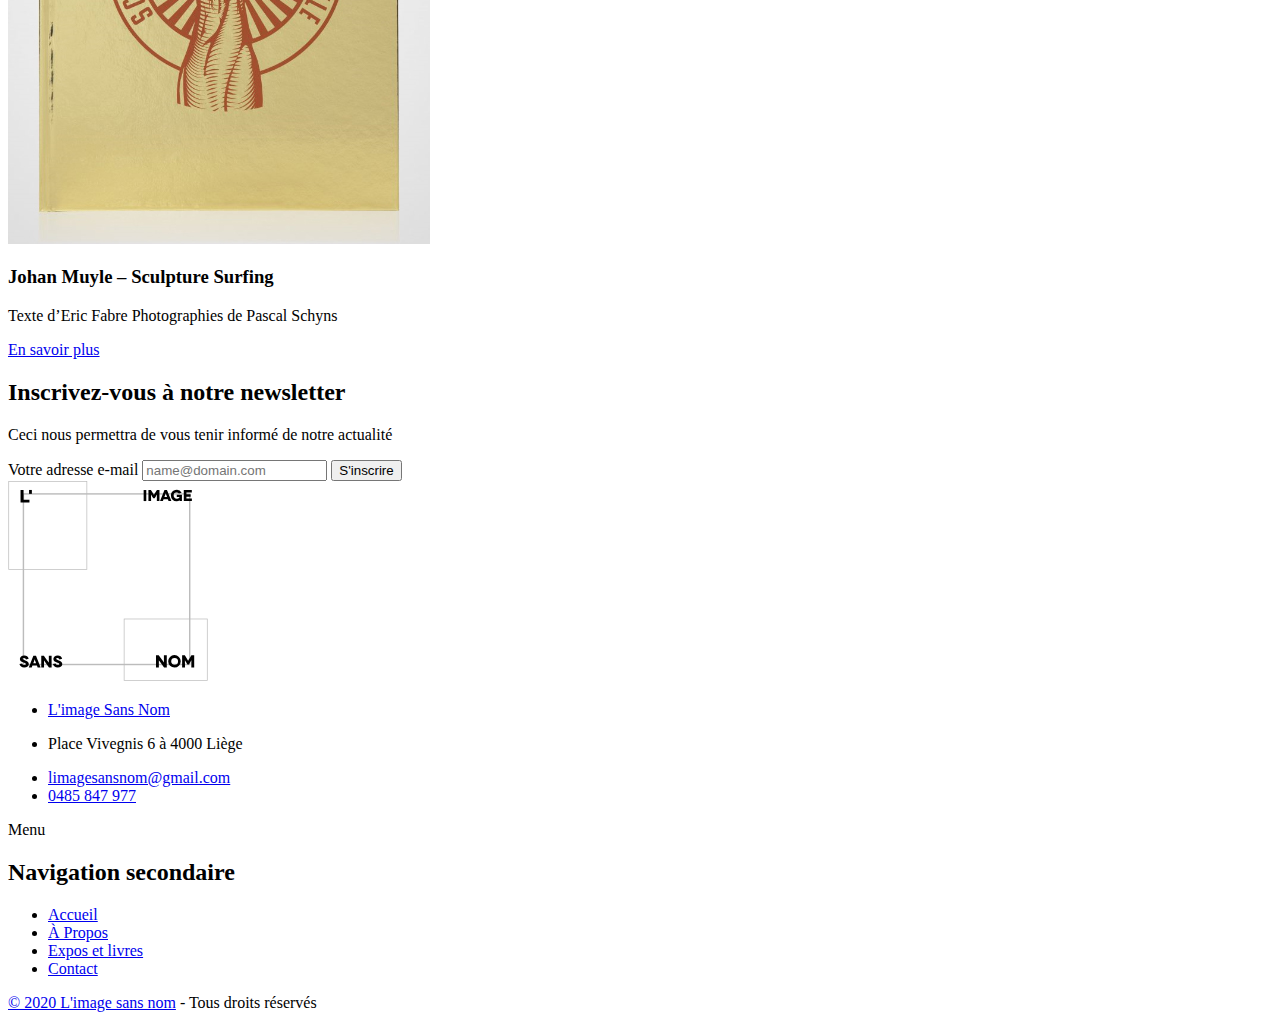
<file: html/exhibitions-and-books.html>
<!DOCTYPE html>
<html lang="fr">
<head>
    <title>Photobooks & Glüwein, What Else ? - L'Image Sans Nom></title>
    <meta charset="UTF-8">
    <meta name="viewport"
          content="width=device-width, initial-scale=1.0, shrink-to-fit=no">
    <!--[if IE]>
    <meta http-equiv="X-UA-Compatible" content="IE=edge">
    <![endif]-->
    <meta name="author" content="Goran Schyns">
    <meta name="description"
          content="L’Image sans nom est lieu d’expositions liées à la photographie et au livre, souvent aux deux.">
    <meta name="keywords" content="L'image sans nom, photographie, livre, Liège, impression">
    <link rel="icon" href=""> <!-- Insérer le chemin vers l'icon .png -->
    <link rel="apple-touch-icon-precomposed" href=""> <!-- Insérer le chemin vers l'icon .png -->
    <!--[if IE]>
    <link rel="shortcut icon" href="">
    <![endif]-->  <!-- Insérer le chemin vers l'icon .ico -->
    <link rel="stylesheet" href=""> <!-- Insérer le chemin vers le css -->
</head>
<body>
<header>
    <h1 class="invisible">Nos expositions et nos livres</h1>
    <div class="skip-links">
        <a href="#nav">Aller au menu</a>
        <a href="#main">Aller au contenu</a>
    </div>
    <div class="menu-link">
        <a href="#">
            <svg data-name="Calque 1" xmlns="http://www.w3.org/2000/svg" viewBox="0 0 84 20" width="85"
                 height="20">
                <defs>
                    <style>.cls-1 {
                        fill: none;
                        stroke: #434343;
                        stroke-width: 2px;
                    }</style>
                </defs>
                <line data-name="Ligne 12" class="cls-1" y1="1" x2="84" y2="1"/>
                <line data-name="Ligne 13" class="cls-1" x1="26" y1="19" x2="84" y2="19"/>
            </svg>
            <p class="menu-link__text">Menu</p>
        </a>
    </div>
    <div class="hidden-side hidden">
        <svg data-name="Calque 2" xmlns="http://www.w3.org/2000/svg" viewBox="0 0 68.65 54.37" width="65"
             height="65">
            <defs>
                <style>.cls-2 {
                    fill: none;
                    stroke: #fff;
                    stroke-width: 2px;
                }</style>
            </defs>
            <line data-name="Ligne 15" class="cls-2" x1="0.62" y1="53.59" x2="68.03" y2="0.79"/>
            <line data-name="Ligne 16" class="cls-2" x1="0.62" y1="0.79" x2="68.03" y2="53.59"/>
        </svg>
        <div class="menu" id="nav">
            <nav class="main-nav">
                <h2 class="invisible">Navigation principale</h2>
                <ul class="main-nav__list">
                    <li class="main-nav__item">
                        <a href="../index.html" class="main-nav__link active " title="Accueil">Accueil</a>
                    </li>
                    <li>
                        <a href="./about.html" class="main-nav__link" title="À propos">À Propos</a>
                    </li>
                    <li>
                        <a href="#" class="main-nav__link" title="Expos et livres">Expos et livres</a>
                    </li>
                    <li>
                        <a href="./contact.html" class="main-nav__link" title="Contact">Contact</a>
                    </li>
                </ul>
            </nav>
        </div>
        <div class="social-networks">
            <ul class="social-networks__list">
                <li class="social-networks__item">
                    <a href="tel:+320485847977" class="social-networks__link" title="Téléphone">
                        <p class="invisible">+320485847977</p>
                        <svg data-name="Calque 3" xmlns="http://www.w3.org/2000/svg"
                             viewBox="0 0 37.3 37.3" width="40" height="40">
                            <defs>
                                <style>.cls-3 {
                                    fill: #333;
                                }</style>
                            </defs>
                            <path class="cls-3"
                                  d="M35.74,25.24a21.46,21.46,0,0,1-6.65-1.06,2.86,2.86,0,0,0-.92-.15,2.92,2.92,0,0,0-2,.77L21.94,28A23.3,23.3,0,0,1,11.52,17.55l3.07-4.09a3,3,0,0,0,.74-3.05,21.23,21.23,0,0,1-1.06-6.66,3,3,0,0,0-3-3H4.43a3,3,0,0,0-3,3,34.34,34.34,0,0,0,34.31,34.3,3,3,0,0,0,3-3V28.23A3,3,0,0,0,35.74,25.24Z"
                                  transform="translate(-1.43 -0.75)"/>
                        </svg>
                    </a>
                </li>
                <li class="social-networks__item">
                    <a href="mailto:limagesansnom@gmail.com" class="social-networks__link" title="E-mail">
                        <svg data-name="Calque 4" xmlns="http://www.w3.org/2000/svg"
                             viewBox="0 0 37.55 37.89" width="40" height="40">
                            <defs>
                                <style>.cls-4 {
                                    fill: #333;
                                }</style>
                            </defs>
                            <path class="cls-4"
                                  d="M33.26,6.2A18.32,18.32,0,0,0,20.38,1.43,19.29,19.29,0,0,0,6.6,6.86,18.05,18.05,0,0,0,.9,20.38,18.56,18.56,0,0,0,6.32,33.72c3.6,3.71,8.52,5.59,14.62,5.59A27.65,27.65,0,0,0,31.81,37a2.33,2.33,0,0,0,1.25-3,2.28,2.28,0,0,0-2.14-1.44,2.23,2.23,0,0,0-.92.19,23.06,23.06,0,0,1-9.07,2,17.06,17.06,0,0,1-6.25-1.07A12.24,12.24,0,0,1,10,30.48,14.61,14.61,0,0,1,6.15,20.41a15.79,15.79,0,0,1,1-5.77,14.31,14.31,0,0,1,3.11-4.72A13.79,13.79,0,0,1,20.45,5.71a13.56,13.56,0,0,1,9.38,3.46,11.52,11.52,0,0,1,2.87,3.9,11.92,11.92,0,0,1,1,4.79,9.85,9.85,0,0,1-1.76,6c-1.16,1.58-2.38,2.38-3.64,2.38-.68,0-1-.37-1-1.1A20.75,20.75,0,0,1,27.37,23l1.44-11.76H23.87l-.32,1.15a6.43,6.43,0,0,0-4.14-1.54,8,8,0,0,0-6.12,2.84A10.57,10.57,0,0,0,10.75,21a10.58,10.58,0,0,0,2.26,7,6.87,6.87,0,0,0,5.43,2.69,6.22,6.22,0,0,0,4.85-2.38,5,5,0,0,0,4.47,2.28,9.56,9.56,0,0,0,7.52-3.79,13.79,13.79,0,0,0,3.16-9.13A15.17,15.17,0,0,0,33.26,6.2ZM21.87,24a3.82,3.82,0,0,1-3.13,1.76,2.25,2.25,0,0,1-2-1.3A6.34,6.34,0,0,1,16,21.23a6.46,6.46,0,0,1,1.07-3.85,3.17,3.17,0,0,1,2.65-1.47A3.29,3.29,0,0,1,22.13,17a4,4,0,0,1,1.06,2.93A6.72,6.72,0,0,1,21.87,24Z"
                                  transform="translate(-0.9 -1.42)"/>
                        </svg>
                        <p class="invisible">limagesansnom@gmail.com</p>
                    </a>
                </li>
                <li class="social-networks__item">
                    <a href="https://www.facebook.com/limagesansnom/" class="social-networks__link" title="Facebook">
                        <svg data-name="Calque 5" xmlns="http://www.w3.org/2000/svg" viewBox="0 0 40 40"
                             width="40" height="40">
                            <defs>
                                <style>.cls-5 {
                                    fill: #333;
                                }

                                .cls-6 {
                                    opacity: 0;
                                }</style>
                            </defs>
                            <path class="cls-5"
                                  d="M22.85,8.94v6.15H17.92v7.38h4.93V39.71h7.38V22.47h7.39V15.09H30.23V9.89a2.32,2.32,0,0,1,2.46-2.18h4.93V.32H31.46A8.72,8.72,0,0,0,22.85,8.94Z"/>
                            <rect class="cls-6" width="40" height="40"/>
                        </svg>
                    </a>
                </li>
            </ul>
        </div>
        <div class="lang">
            <ul class="lang__list">
                <li class="lang__item">
                    <a href="#" class="lang__link" title="Français">Fr</a>
                </li>
                <li class="lang__item">
                    <span lang="en"><a href="#" class="lang__link" title="English">En</a></span>
                </li>
            </ul>
        </div>
    </div>
</header>
<main id="main">
    <div class="exhibitions">
        <div class="exhibitions__intro">
            <h2 class="exhibitions__title">Nos expos</h2>
            <a href="#exhibition__items" class="arrow__bottom">Découvrir</a>
        </div>
        <div id="exhibitions__items">
            <div class="exhibitions__item">
                <div class="item__img">
                    <img src="../src/img/exhibitions__item.jpg" alt="Affiche du vernissage du 24/01">
                </div>
                <div class="item__intro">
                    <h3 class="item__title">Vernissage du 24/01 </h3>
                    <p class="item-paragraph">UN TITRE AVEC LE MOT CORPS DEDANS
                        Carte blanche à Jean Janssis.</p>
                    <a href="./single-item.html" class="item__link">En savoir plus</a>
                </div>
            </div>
            <div class="exhibitions__item">
                <div class="item__img">
                    <img src="../src/img/exhibitions__item.jpg" alt="Affiche du vernissage du 24/01">
                </div>
                <div class="item__intro">
                    <h3 class="item__title">Vernissage du 24/01 </h3>
                    <p class="item-paragraph">UN TITRE AVEC LE MOT CORPS DEDANS
                        Carte blanche à Jean Janssis.</p>
                    <a href="./single-item.html" class="item__link">En savoir plus</a>
                </div>
            </div>
        </div>
    </div>
    <div class="books">
        <div class="exhibitions__intro">
            <h2 class="books__title">Nos livres</h2>
            <a href="#books__items" class="arrow__bottom">Découvrir</a>
        </div>
        <div id="books__items">
            <div class="books__item">
                <div class="item__img">
                    <img src="../src/img/books__item.jpg" alt="Johan Muyle – Sculpture Surfing">
                </div>
                <div class="item__intro">
                    <h3 class="item__title">Johan Muyle – Sculpture Surfing</h3>
                    <p class="item-paragraph">Texte d’Eric Fabre
                        Photographies de Pascal Schyns</p>
                    <a href="./single-item.html" class="item__link">En savoir plus</a>
                </div>
            </div>
            <div class="books__item">
                <div class="item__img">
                    <img src="../src/img/books__item.jpg" alt="Johan Muyle – Sculpture Surfing">
                </div>
                <div class="item__intro">
                    <h3 class="item__title">Johan Muyle – Sculpture Surfing</h3>
                    <p class="item-paragraph">Texte d’Eric Fabre
                        Photographies de Pascal Schyns</p>
                    <a href="./single-item.html" class="item__link">En savoir plus</a>
                </div>
            </div>
        </div>
    </div>
</main>
<footer>

    <div class="subsription">
        <h2 class="subscription__title">Inscrivez-vous à notre newsletter</h2>
        <p class="subscription__intro italic">Ceci nous permettra de vous tenir informé de notre actualité</p>
        <div class="subscription__form">
            <form action="#">
                <label for="email" class="invisible">Votre adresse e-mail</label>
                <input type="email" id="email" name="email" placeholder="name@domain.com">
                <input type="submit" value="S'inscrire">
            </form>
        </div>
    </div>
    <div class="footer__main">
        <div class="footer__logo">
            <svg data-name="Calque 7" xmlns="http://www.w3.org/2000/svg" viewBox="0 0 278 279" width="200"
                 height="200">
                <defs>
                    <style>.cls-7, .cls-8, .cls-9 {
                        fill: none;
                    }

                    .cls-8, .cls-9 {
                        stroke: #bcbcbc;
                    }

                    .cls-8 {
                        stroke-width: 2px;
                    }

                    .cls-10 {
                        isolation: isolate;
                    }</style>
                </defs>
                <g data-name="Groupe 13">
                    <g data-name="Groupe 1">
                        <g data-name="Rectangle 30">
                            <rect class="cls-7" x="20" y="17" width="234" height="240"/>
                            <rect class="cls-8" x="21" y="18" width="232" height="238"/>
                        </g>
                        <g data-name="Rectangle 31">
                            <rect class="cls-7" width="110" height="124"/>
                            <rect class="cls-9" x="0.5" y="0.5" width="109" height="123"/>
                        </g>
                        <g data-name="Rectangle 32">
                            <rect class="cls-7" x="161" y="192" width="117" height="87"/>
                            <rect class="cls-9" x="161.5" y="192.5" width="116" height="86"/>
                        </g>
                    </g>
                    <g data-name="Groupe 2">
                        <g data-name="L " class="cls-10">
                            <g class="cls-10">
                                <path d="M40.42,36.33v3.92H28V22.75h4.2V36.33Z" transform="translate(-11 -10.25)"/>
                                <path d="M39.87,22.75H43.8v5.43H39.87Z" transform="translate(-11 -10.25)"/>
                            </g>
                        </g>
                        <g class="cls-10">
                            <g class="cls-10">
                                <path d="M199.72,38.25V22.85h3.69v15.4Z" transform="translate(-11 -10.25)"/>
                                <path d="M221.78,22.85v15.4h-3.63V34.49c0-3.66.14-5.46.11-5.46h0s-1.25,2.11-1.38,2.33l-1.81,3.08h-1.91l-1.81-3.08C211.2,31.14,210,29,210,29h0s.12,1.8.12,5.46v3.76H206.4V22.85h3.48l2.88,4.66c1.13,1.83,1.3,2.22,1.32,2.22h0s.19-.39,1.32-2.22l2.88-4.66Z"
                                      transform="translate(-11 -10.25)"/>
                                <path d="M233.58,35.83h-6.1l-.88,2.42h-4l6.16-15.4h3.5l6.16,15.4h-4Zm-1.19-3.24-1.1-3c-.33-.88-.73-2.27-.75-2.27h0s-.42,1.39-.75,2.27l-1.1,3Z"
                                      transform="translate(-11 -10.25)"/>
                                <path d="M249.94,37a6.14,6.14,0,0,1-4.18,1.56,7.85,7.85,0,0,1-8-8,8,8,0,0,1,15-3.92l-3.76,1a4.37,4.37,0,0,0-3.24-1.43,4,4,0,0,0-4.13,4.36A4.14,4.14,0,0,0,246,35a3.86,3.86,0,0,0,4-2.42v0h-4.05v-3h7.19v8.71h-3.17c0-1,0-1.23,0-1.25Z"
                                      transform="translate(-11 -10.25)"/>
                                <path d="M267,34.79v3.46H255.71V22.85h11.2V26.3H259.4v2.53h5.88v3.24H259.4v2.72Z"
                                      transform="translate(-11 -10.25)"/>
                            </g>
                        </g>
                        <g class="cls-10">
                            <g class="cls-10">
                                <path d="M35.68,259.26a2.81,2.81,0,0,0-2.78-2.09c-1.15,0-1.82.57-1.82,1.21,0,1.06,1.61,1.45,3.57,2.16,2.39.88,4.89,2.24,4.89,5,0,2.94-2.53,5-6.27,5a6.88,6.88,0,0,1-6.81-4.87l3.7-1a3.49,3.49,0,0,0,3.27,2.43c1.38,0,2-.64,2-1.42,0-1.29-1.88-1.61-4.18-2.48-1.94-.74-4.17-1.8-4.17-4.63,0-2.5,2.53-4.78,6-4.78a6.4,6.4,0,0,1,6.28,4.42Z"
                                      transform="translate(-11 -10.25)"/>
                                <path d="M50.91,267.72H44.54l-.92,2.53H39.46l6.43-16.1h3.66L56,270.25H51.83Zm-1.24-3.38-1.16-3.13c-.34-.92-.75-2.37-.78-2.37h0s-.44,1.45-.78,2.37l-1.15,3.13Z"
                                      transform="translate(-11 -10.25)"/>
                                <path d="M71.33,254.15v16.1H67.7l-3.29-4.49c-1.47-2-3.64-5.08-3.66-5.08h0s0,2.49,0,6v3.57H56.89v-16.1h3.63l3.43,4.6c1,1.38,3.49,4.85,3.52,4.85h0s0-2.85,0-5.77v-3.68Z"
                                      transform="translate(-11 -10.25)"/>
                                <path d="M82.37,259.26a2.81,2.81,0,0,0-2.78-2.09c-1.15,0-1.82.57-1.82,1.21,0,1.06,1.61,1.45,3.57,2.16,2.39.88,4.89,2.24,4.89,5,0,2.94-2.52,5-6.27,5a6.88,6.88,0,0,1-6.81-4.87l3.7-1a3.49,3.49,0,0,0,3.27,2.43c1.38,0,2-.64,2-1.42,0-1.29-1.88-1.61-4.18-2.48-1.94-.74-4.17-1.8-4.17-4.63,0-2.5,2.53-4.78,6-4.78a6.4,6.4,0,0,1,6.28,4.42Z"
                                      transform="translate(-11 -10.25)"/>
                            </g>
                        </g>
                        <g class="cls-10">
                            <g class="cls-10">
                                <path d="M232,253.45v16.8h-3.8l-3.43-4.68c-1.54-2.11-3.79-5.31-3.82-5.31h0s0,2.6,0,6.27v3.72h-4v-16.8h3.8l3.57,4.8c1.08,1.44,3.65,5.06,3.67,5.06h0s0-3,0-6v-3.84Z"
                                      transform="translate(-11 -10.25)"/>
                                <path d="M242.7,253.11a8.74,8.74,0,1,1-8.72,8.74A8.58,8.58,0,0,1,242.7,253.11Zm0,13.49a4.76,4.76,0,1,0-4.52-4.75A4.4,4.4,0,0,0,242.7,266.6Z"
                                      transform="translate(-11 -10.25)"/>
                                <path d="M270.25,253.45v16.8h-4v-4.11c0-4,.14-5.95.12-5.95h0s-1.36,2.31-1.51,2.55l-2,3.36h-2.08l-2-3.36c-.15-.24-1.49-2.55-1.51-2.55h0s.12,2,.12,5.95v4.11h-4v-16.8h3.79l3.15,5.09c1.22,2,1.41,2.42,1.44,2.42h0s.22-.43,1.44-2.42l3.15-5.09Z"
                                      transform="translate(-11 -10.25)"/>
                            </g>
                        </g>
                    </g>
                </g>
            </svg>
        </div>
        <div class="footer__links">
            <ul class="links__list">
                <li class="links__item">
                    <a href="../index.html" class="links__link">L'image Sans Nom</a>
                </li>
                <li class="links__item">
                    <p class="links__link">Place Vivegnis 6 à 4000 Liège</p>
                </li>
                <li class="links__item">
                    <a href="mailto:limagesansnom@gmail.com" class="links__link">limagesansnom@gmail.com</a>
                </li>
                <li class="links__item">
                    <a href="tel:0485847977" class="links__link">0485 847 977</a>
                </li>
            </ul>
        </div>
        <div class="footer__menu">
            <p class="menu__intro">Menu</p>
            <nav class="footer-nav">
                <h2 class="invisible">Navigation secondaire</h2>
                <ul class="footer-nav__list">
                    <li class="footer-nav__item">
                        <a href="../index.html" class="footer-nav__link" title="Accueil">Accueil</a>
                    </li>
                    <li>
                        <a href="./about.html" class="footer-nav__link" title="À propos">À Propos</a>
                    </li>
                    <li>
                        <a href="#" class="footer-nav__link" title="Expos et livres">Expos et livres</a>
                    </li>
                    <li>
                        <a href="./contact.html" class="footer-nav__link" title="Contact">Contact</a>
                    </li>
                </ul>
            </nav>
        </div>
        <div class="legal-text">
            <p><a href="../index.html">© 2020 L'image sans nom</a> - Tous droits réservés</p>
        </div>
    </div>
</footer>
</body>
</html>
</file>
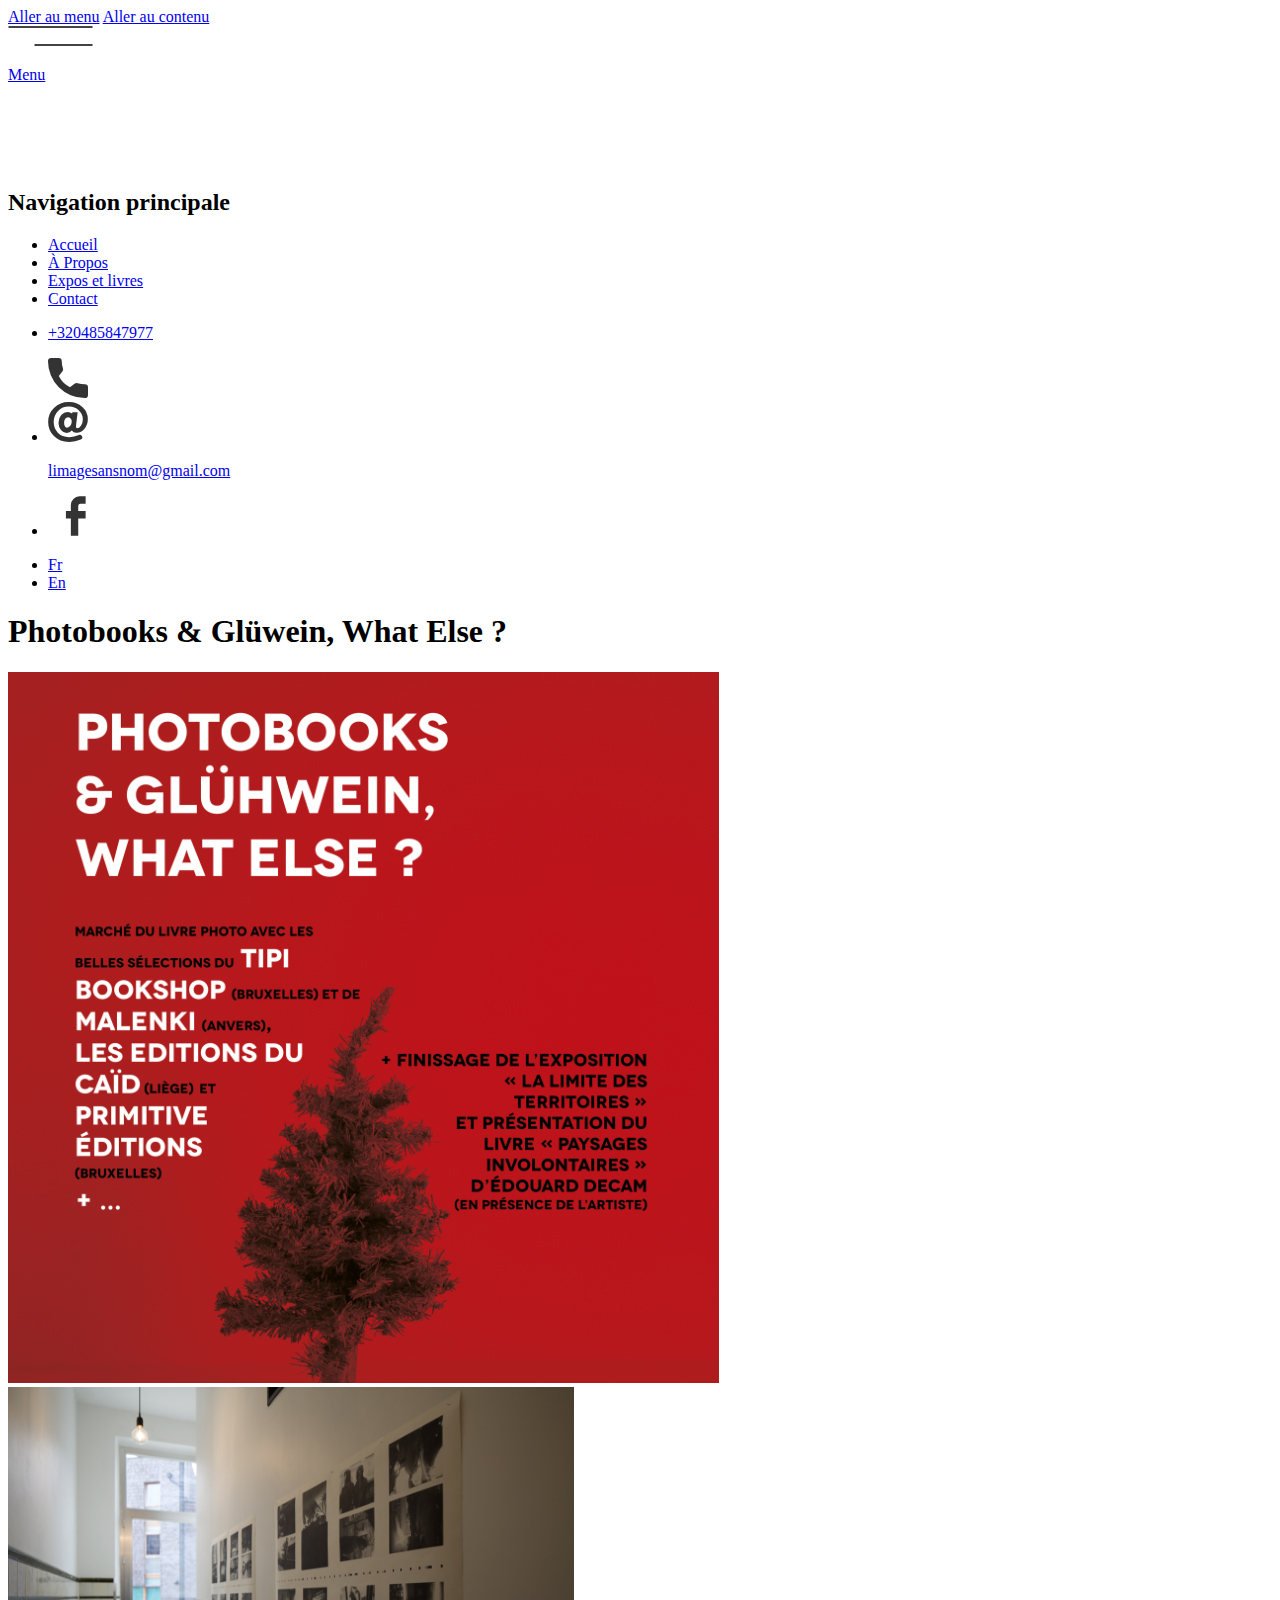
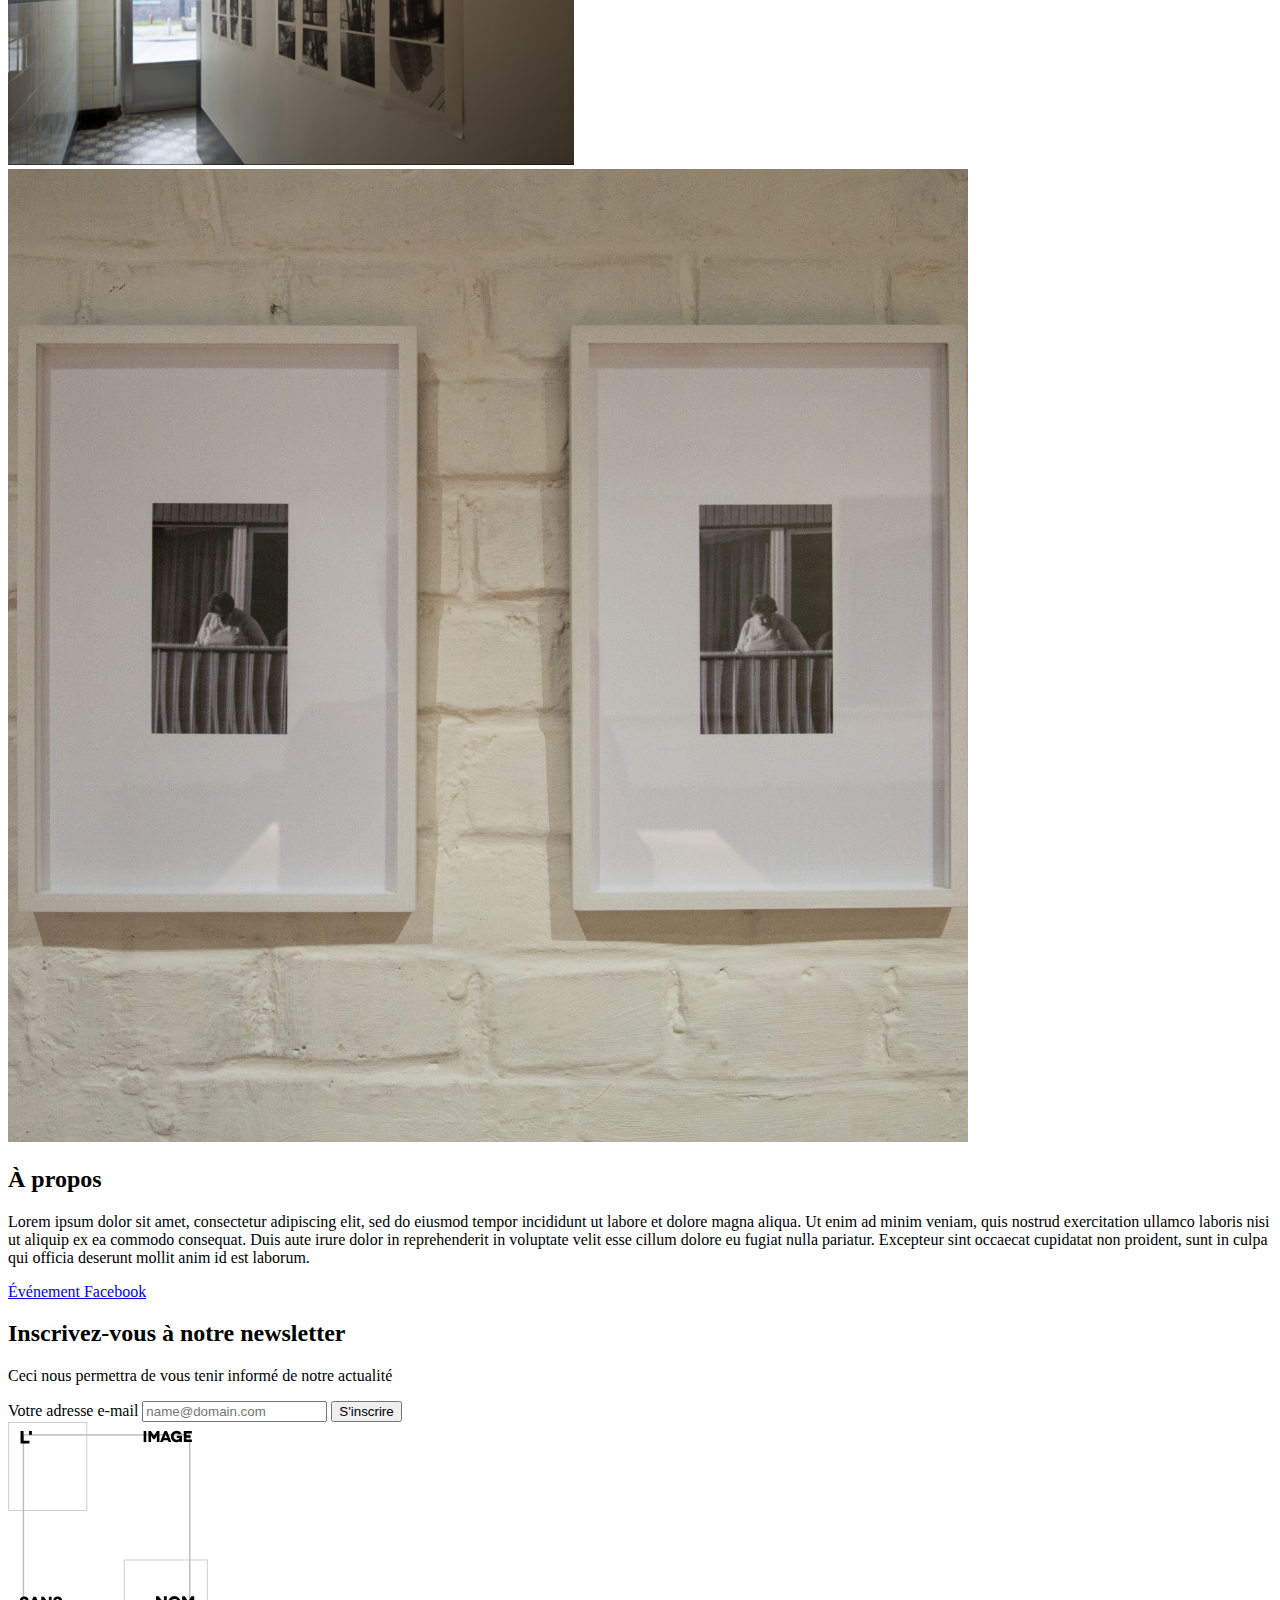
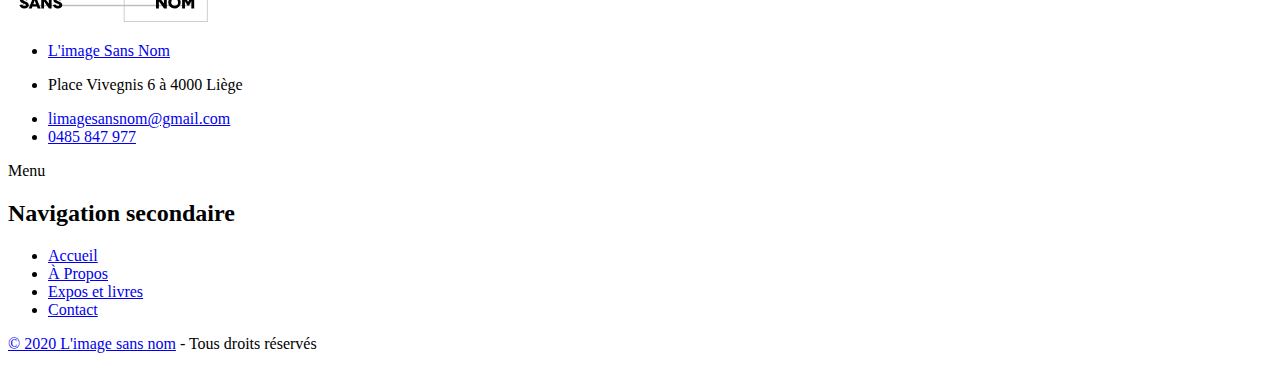
<file: html/single-item.html>
<!DOCTYPE html>
<html lang="fr">
<head>
    <title>Contact - L'Image Sans Nom></title>
    <meta charset="UTF-8">
    <meta name="viewport"
          content="width=device-width, initial-scale=1.0, shrink-to-fit=no">
    <!--[if IE]>
    <meta http-equiv="X-UA-Compatible" content="IE=edge">
    <![endif]-->
    <meta name="author" content="Goran Schyns">
    <meta name="description"
          content="L’Image sans nom est lieu d’expositions liées à la photographie et au livre, souvent aux deux.">
    <meta name="keywords" content="L'image sans nom, photographie, livre, Liège, impression">
    <link rel="icon" href=""> <!-- Insérer le chemin vers l'icon .png -->
    <link rel="apple-touch-icon-precomposed" href=""> <!-- Insérer le chemin vers l'icon .png -->
    <!--[if IE]>
    <link rel="shortcut icon" href="">
    <![endif]-->  <!-- Insérer le chemin vers l'icon .ico -->
    <link rel="stylesheet" href=""> <!-- Insérer le chemin vers le css -->
</head>
<body>
<header>
    <div class="skip-links">
        <a href="#nav">Aller au menu</a>
        <a href="#main">Aller au contenu</a>
    </div>
    <div class="menu-link">
        <a href="#">
            <svg data-name="Calque 1" xmlns="http://www.w3.org/2000/svg" viewBox="0 0 84 20" width="85"
                 height="20">
                <defs>
                    <style>.cls-1 {
                        fill: none;
                        stroke: #434343;
                        stroke-width: 2px;
                    }</style>
                </defs>
                <line data-name="Ligne 12" class="cls-1" y1="1" x2="84" y2="1"/>
                <line data-name="Ligne 13" class="cls-1" x1="26" y1="19" x2="84" y2="19"/>
            </svg>
            <p class="menu-link__text">Menu</p>
        </a>
    </div>
    <div class="hidden-side hidden">
        <svg data-name="Calque 2" xmlns="http://www.w3.org/2000/svg" viewBox="0 0 68.65 54.37" width="65"
             height="65">
            <defs>
                <style>.cls-2 {
                    fill: none;
                    stroke: #fff;
                    stroke-width: 2px;
                }</style>
            </defs>
            <line data-name="Ligne 15" class="cls-2" x1="0.62" y1="53.59" x2="68.03" y2="0.79"/>
            <line data-name="Ligne 16" class="cls-2" x1="0.62" y1="0.79" x2="68.03" y2="53.59"/>
        </svg>
        <div class="menu" id="nav">
            <nav class="main-nav">
                <h2 class="invisible">Navigation principale</h2>
                <ul class="main-nav__list">
                    <li class="main-nav__item">
                        <a href="#" class="main-nav__link active " title="Accueil">Accueil</a>
                    </li>
                    <li>
                        <a href="#" class="main-nav__link" title="À propos">À Propos</a>
                    </li>
                    <li>
                        <a href="#" class="main-nav__link" title="Expos et livres">Expos et livres</a>
                    </li>
                    <li>
                        <a href="#" class="main-nav__link" title="Contact">Contact</a>
                    </li>
                </ul>
            </nav>
        </div>
        <div class="social-networks">
            <ul class="social-networks__list">
                <li class="social-networks__item">
                    <a href="tel:+320485847977" class="social-networks__link" title="Téléphone">
                        <p class="invisible">+320485847977</p>
                        <svg data-name="Calque 3" xmlns="http://www.w3.org/2000/svg"
                             viewBox="0 0 37.3 37.3" width="40" height="40">
                            <defs>
                                <style>.cls-3 {
                                    fill: #333;
                                }</style>
                            </defs>
                            <path class="cls-3"
                                  d="M35.74,25.24a21.46,21.46,0,0,1-6.65-1.06,2.86,2.86,0,0,0-.92-.15,2.92,2.92,0,0,0-2,.77L21.94,28A23.3,23.3,0,0,1,11.52,17.55l3.07-4.09a3,3,0,0,0,.74-3.05,21.23,21.23,0,0,1-1.06-6.66,3,3,0,0,0-3-3H4.43a3,3,0,0,0-3,3,34.34,34.34,0,0,0,34.31,34.3,3,3,0,0,0,3-3V28.23A3,3,0,0,0,35.74,25.24Z"
                                  transform="translate(-1.43 -0.75)"/>
                        </svg>
                    </a>
                </li>
                <li class="social-networks__item">
                    <a href="mailto:limagesansnom@gmail.com" class="social-networks__link" title="E-mail">
                        <svg data-name="Calque 4" xmlns="http://www.w3.org/2000/svg"
                             viewBox="0 0 37.55 37.89" width="40" height="40">
                            <defs>
                                <style>.cls-4 {
                                    fill: #333;
                                }</style>
                            </defs>
                            <path class="cls-4"
                                  d="M33.26,6.2A18.32,18.32,0,0,0,20.38,1.43,19.29,19.29,0,0,0,6.6,6.86,18.05,18.05,0,0,0,.9,20.38,18.56,18.56,0,0,0,6.32,33.72c3.6,3.71,8.52,5.59,14.62,5.59A27.65,27.65,0,0,0,31.81,37a2.33,2.33,0,0,0,1.25-3,2.28,2.28,0,0,0-2.14-1.44,2.23,2.23,0,0,0-.92.19,23.06,23.06,0,0,1-9.07,2,17.06,17.06,0,0,1-6.25-1.07A12.24,12.24,0,0,1,10,30.48,14.61,14.61,0,0,1,6.15,20.41a15.79,15.79,0,0,1,1-5.77,14.31,14.31,0,0,1,3.11-4.72A13.79,13.79,0,0,1,20.45,5.71a13.56,13.56,0,0,1,9.38,3.46,11.52,11.52,0,0,1,2.87,3.9,11.92,11.92,0,0,1,1,4.79,9.85,9.85,0,0,1-1.76,6c-1.16,1.58-2.38,2.38-3.64,2.38-.68,0-1-.37-1-1.1A20.75,20.75,0,0,1,27.37,23l1.44-11.76H23.87l-.32,1.15a6.43,6.43,0,0,0-4.14-1.54,8,8,0,0,0-6.12,2.84A10.57,10.57,0,0,0,10.75,21a10.58,10.58,0,0,0,2.26,7,6.87,6.87,0,0,0,5.43,2.69,6.22,6.22,0,0,0,4.85-2.38,5,5,0,0,0,4.47,2.28,9.56,9.56,0,0,0,7.52-3.79,13.79,13.79,0,0,0,3.16-9.13A15.17,15.17,0,0,0,33.26,6.2ZM21.87,24a3.82,3.82,0,0,1-3.13,1.76,2.25,2.25,0,0,1-2-1.3A6.34,6.34,0,0,1,16,21.23a6.46,6.46,0,0,1,1.07-3.85,3.17,3.17,0,0,1,2.65-1.47A3.29,3.29,0,0,1,22.13,17a4,4,0,0,1,1.06,2.93A6.72,6.72,0,0,1,21.87,24Z"
                                  transform="translate(-0.9 -1.42)"/>
                        </svg>
                        <p class="invisible">limagesansnom@gmail.com</p>
                    </a>
                </li>
                <li class="social-networks__item">
                    <a href="https://www.facebook.com/limagesansnom/" class="social-networks__link" title="Facebook">
                        <svg data-name="Calque 5" xmlns="http://www.w3.org/2000/svg" viewBox="0 0 40 40"
                             width="40" height="40">
                            <defs>
                                <style>.cls-5 {
                                    fill: #333;
                                }

                                .cls-6 {
                                    opacity: 0;
                                }</style>
                            </defs>
                            <path class="cls-5"
                                  d="M22.85,8.94v6.15H17.92v7.38h4.93V39.71h7.38V22.47h7.39V15.09H30.23V9.89a2.32,2.32,0,0,1,2.46-2.18h4.93V.32H31.46A8.72,8.72,0,0,0,22.85,8.94Z"/>
                            <rect class="cls-6" width="40" height="40"/>
                        </svg>
                    </a>
                </li>
            </ul>
        </div>
        <div class="lang">
            <ul class="lang__list">
                <li class="lang__item">
                    <a href="#" class="lang__link" title="Français">Fr</a>
                </li>
                <li class="lang__item">
                    <span lang="en"><a href="#" class="lang__link" title="English">En</a></span>
                </li>
            </ul>
        </div>
    </div>
</header>
<main id="main">
    <div class="gray-background"></div>
    <div class="single-item__intro">
        <h1 class="main-title mid-underline">Photobooks & Glüwein, What Else ?</h1>
        <img src="../src/img/single-item1.jpg" alt="Affiche de l'exposition" height="711" width="711">
        <img src="../src/img/single-item2.jpg" alt="Présentation de l'exposition" height="378" width="566">
    </div>
    <div class="single-item__about">
        <div class="about__img">
            <img src="../src/img/single-item-about.jpg" alt="Illustration de l'exposition" height="973" width="960">
        </div>
        <div class="about__text">
            <h2 class="mid-underline bold">À propos</h2>
            <p class="about paragraph">Lorem ipsum dolor sit amet, consectetur adipiscing elit, sed do eiusmod tempor incididunt ut labore et dolore magna aliqua. Ut enim ad minim veniam, quis nostrud exercitation ullamco laboris nisi ut aliquip ex ea commodo consequat. Duis aute irure dolor in reprehenderit in voluptate velit esse cillum dolore eu fugiat nulla pariatur. Excepteur sint occaecat cupidatat non proident, sunt in culpa qui officia deserunt mollit anim id est laborum.</p>
             <div class="about__link">
                 <a href="#" class="arrow-right">Événement Facebook</a>
             </div>            
        </div>
    </div>
</main>
<footer>
    
    <div class="subsription">
        <h2 class="subscription__title">Inscrivez-vous à notre newsletter</h2>
        <p class="subscription__intro italic">Ceci nous permettra de vous tenir informé de notre actualité</p>
        <div class="subscription__form">
            <form action="#">
                <label for="email" class="invisible">Votre adresse e-mail</label>
                <input type="email" id="email" name="email" placeholder="name@domain.com">
                <input type="submit" value="S'inscrire">
            </form>
        </div>
    </div>
    <div class="footer__main">
        <div class="footer__logo">
            <svg data-name="Calque 7" xmlns="http://www.w3.org/2000/svg" viewBox="0 0 278 279" width="200"
                 height="200">
                <defs>
                    <style>.cls-7, .cls-8, .cls-9 {
                        fill: none;
                    }

                    .cls-8, .cls-9 {
                        stroke: #bcbcbc;
                    }

                    .cls-8 {
                        stroke-width: 2px;
                    }

                    .cls-10 {
                        isolation: isolate;
                    }</style>
                </defs>
                <g data-name="Groupe 13">
                    <g data-name="Groupe 1">
                        <g data-name="Rectangle 30">
                            <rect class="cls-7" x="20" y="17" width="234" height="240"/>
                            <rect class="cls-8" x="21" y="18" width="232" height="238"/>
                        </g>
                        <g data-name="Rectangle 31">
                            <rect class="cls-7" width="110" height="124"/>
                            <rect class="cls-9" x="0.5" y="0.5" width="109" height="123"/>
                        </g>
                        <g data-name="Rectangle 32">
                            <rect class="cls-7" x="161" y="192" width="117" height="87"/>
                            <rect class="cls-9" x="161.5" y="192.5" width="116" height="86"/>
                        </g>
                    </g>
                    <g data-name="Groupe 2">
                        <g data-name="L " class="cls-10">
                            <g class="cls-10">
                                <path d="M40.42,36.33v3.92H28V22.75h4.2V36.33Z" transform="translate(-11 -10.25)"/>
                                <path d="M39.87,22.75H43.8v5.43H39.87Z" transform="translate(-11 -10.25)"/>
                            </g>
                        </g>
                        <g class="cls-10">
                            <g class="cls-10">
                                <path d="M199.72,38.25V22.85h3.69v15.4Z" transform="translate(-11 -10.25)"/>
                                <path d="M221.78,22.85v15.4h-3.63V34.49c0-3.66.14-5.46.11-5.46h0s-1.25,2.11-1.38,2.33l-1.81,3.08h-1.91l-1.81-3.08C211.2,31.14,210,29,210,29h0s.12,1.8.12,5.46v3.76H206.4V22.85h3.48l2.88,4.66c1.13,1.83,1.3,2.22,1.32,2.22h0s.19-.39,1.32-2.22l2.88-4.66Z"
                                      transform="translate(-11 -10.25)"/>
                                <path d="M233.58,35.83h-6.1l-.88,2.42h-4l6.16-15.4h3.5l6.16,15.4h-4Zm-1.19-3.24-1.1-3c-.33-.88-.73-2.27-.75-2.27h0s-.42,1.39-.75,2.27l-1.1,3Z"
                                      transform="translate(-11 -10.25)"/>
                                <path d="M249.94,37a6.14,6.14,0,0,1-4.18,1.56,7.85,7.85,0,0,1-8-8,8,8,0,0,1,15-3.92l-3.76,1a4.37,4.37,0,0,0-3.24-1.43,4,4,0,0,0-4.13,4.36A4.14,4.14,0,0,0,246,35a3.86,3.86,0,0,0,4-2.42v0h-4.05v-3h7.19v8.71h-3.17c0-1,0-1.23,0-1.25Z"
                                      transform="translate(-11 -10.25)"/>
                                <path d="M267,34.79v3.46H255.71V22.85h11.2V26.3H259.4v2.53h5.88v3.24H259.4v2.72Z"
                                      transform="translate(-11 -10.25)"/>
                            </g>
                        </g>
                        <g class="cls-10">
                            <g class="cls-10">
                                <path d="M35.68,259.26a2.81,2.81,0,0,0-2.78-2.09c-1.15,0-1.82.57-1.82,1.21,0,1.06,1.61,1.45,3.57,2.16,2.39.88,4.89,2.24,4.89,5,0,2.94-2.53,5-6.27,5a6.88,6.88,0,0,1-6.81-4.87l3.7-1a3.49,3.49,0,0,0,3.27,2.43c1.38,0,2-.64,2-1.42,0-1.29-1.88-1.61-4.18-2.48-1.94-.74-4.17-1.8-4.17-4.63,0-2.5,2.53-4.78,6-4.78a6.4,6.4,0,0,1,6.28,4.42Z"
                                      transform="translate(-11 -10.25)"/>
                                <path d="M50.91,267.72H44.54l-.92,2.53H39.46l6.43-16.1h3.66L56,270.25H51.83Zm-1.24-3.38-1.16-3.13c-.34-.92-.75-2.37-.78-2.37h0s-.44,1.45-.78,2.37l-1.15,3.13Z"
                                      transform="translate(-11 -10.25)"/>
                                <path d="M71.33,254.15v16.1H67.7l-3.29-4.49c-1.47-2-3.64-5.08-3.66-5.08h0s0,2.49,0,6v3.57H56.89v-16.1h3.63l3.43,4.6c1,1.38,3.49,4.85,3.52,4.85h0s0-2.85,0-5.77v-3.68Z"
                                      transform="translate(-11 -10.25)"/>
                                <path d="M82.37,259.26a2.81,2.81,0,0,0-2.78-2.09c-1.15,0-1.82.57-1.82,1.21,0,1.06,1.61,1.45,3.57,2.16,2.39.88,4.89,2.24,4.89,5,0,2.94-2.52,5-6.27,5a6.88,6.88,0,0,1-6.81-4.87l3.7-1a3.49,3.49,0,0,0,3.27,2.43c1.38,0,2-.64,2-1.42,0-1.29-1.88-1.61-4.18-2.48-1.94-.74-4.17-1.8-4.17-4.63,0-2.5,2.53-4.78,6-4.78a6.4,6.4,0,0,1,6.28,4.42Z"
                                      transform="translate(-11 -10.25)"/>
                            </g>
                        </g>
                        <g class="cls-10">
                            <g class="cls-10">
                                <path d="M232,253.45v16.8h-3.8l-3.43-4.68c-1.54-2.11-3.79-5.31-3.82-5.31h0s0,2.6,0,6.27v3.72h-4v-16.8h3.8l3.57,4.8c1.08,1.44,3.65,5.06,3.67,5.06h0s0-3,0-6v-3.84Z"
                                      transform="translate(-11 -10.25)"/>
                                <path d="M242.7,253.11a8.74,8.74,0,1,1-8.72,8.74A8.58,8.58,0,0,1,242.7,253.11Zm0,13.49a4.76,4.76,0,1,0-4.52-4.75A4.4,4.4,0,0,0,242.7,266.6Z"
                                      transform="translate(-11 -10.25)"/>
                                <path d="M270.25,253.45v16.8h-4v-4.11c0-4,.14-5.95.12-5.95h0s-1.36,2.31-1.51,2.55l-2,3.36h-2.08l-2-3.36c-.15-.24-1.49-2.55-1.51-2.55h0s.12,2,.12,5.95v4.11h-4v-16.8h3.79l3.15,5.09c1.22,2,1.41,2.42,1.44,2.42h0s.22-.43,1.44-2.42l3.15-5.09Z"
                                      transform="translate(-11 -10.25)"/>
                            </g>
                        </g>
                    </g>
                </g>
            </svg>
        </div>
        <div class="footer__links">
            <ul class="links__list">
                <li class="links__item">
                    <a href="#" class="links__link">L'image Sans Nom</a>
                </li>
                <li class="links__item">
                    <p class="links__link">Place Vivegnis 6 à 4000 Liège</p>
                </li>
                <li class="links__item">
                    <a href="mailto:limagesansnom@gmail.com" class="links__link">limagesansnom@gmail.com</a>
                </li>
                <li class="links__item">
                    <a href="tel:0485847977" class="links__link">0485 847 977</a>
                </li>
            </ul>
        </div>
        <div class="footer__menu">
            <p class="menu__intro">Menu</p>
            <nav class="footer-nav">
                <h2 class="invisible">Navigation secondaire</h2>
                <ul class="footer-nav__list">
                    <li class="footer-nav__item">
                        <a href="#" class="footer-nav__link" title="Accueil">Accueil</a>
                    </li>
                    <li>
                        <a href="#" class="footer-nav__link" title="À propos">À Propos</a>
                    </li>
                    <li>
                        <a href="#" class="footer-nav__link" title="Expos et livres">Expos et livres</a>
                    </li>
                    <li>
                        <a href="#" class="footer-nav__link" title="Contact">Contact</a>
                    </li>
                </ul>
            </nav>
        </div>
        <div class="legal-text">
            <p><a href="#">© 2020 L'image sans nom</a> - Tous droits réservés</p>
        </div>
    </div>
</footer>
</body>
</html>
</file>
<file: src/css/styles.css>
/* RESET CSS */
@import url("https://fonts.googleapis.com/css2?family=Poppins:ital,wght@0,400;0,600;1,300&display=swap");
html, body, div, span, applet, object, iframe,
h1, h2, h3, h4, h5, h6, p, blockquote, pre,
a, abbr, acronym, address, big, cite, code,
del, dfn, em, img, ins, kbd, q, s, samp,
small, strike, strong, sub, sup, tt, var,
b, u, i, center,
dl, dt, dd, ol, ul, li,
fieldset, form, label, legend,
table, caption, tbody, tfoot, thead, tr, th, td,
article, aside, canvas, details, embed,
figure, figcaption, footer, header, hgroup,
menu, nav, output, ruby, section, summary,
time, mark, audio, video {
  margin: 0;
  padding: 0;
  border: 0;
  font-size: 100%;
  font: inherit;
  vertical-align: baseline;
}

/* HTML5 display-role reset for older browsers */
article, aside, details, figcaption, figure,
footer, header, hgroup, menu, nav, section {
  display: block;
}

body {
  line-height: 1;
}

ol, ul {
  list-style: none;
}

blockquote, q {
  quotes: none;
}

blockquote:before, blockquote:after,
q:before, q:after {
  content: "";
  content: none;
}

table {
  border-collapse: collapse;
  border-spacing: 0;
}

a {
  text-decoration: none;
}

/* END OF RESET CSS */
@font-face {
  font-family: "Novecento";
  font-weight: bold;
  src: url("../fonts/Novecentowide-Bold.ttf");
}
html {
  scroll-behavior: smooth;
  margin: 0 auto;
  max-width: 2000px;
}

.skip-links {
  position: absolute;
}

.skip-links a, .invisible {
  position: absolute;
  left: -9999px;
  padding: 0.5em;
  background: #000;
  color: #fff;
  text-decoration: none;
}

.skip-links a:focus {
  position: static;
}

body {
  font-size: 1em;
  color: #434343;
  font-family: Poppins, sans-serif;
}

body {
  margin: 0 6.25vw;
}

header {
  position: relative;
}

.menu-link {
  margin-top: 3.7vh;
  position: absolute;
  right: 0;
  text-align: right;
  font-size: 1.37em;
  z-index: 5;
}
.menu-link p {
  padding-top: 5px;
}
.menu-link a {
  color: #434343;
}

.hidden-side {
  position: absolute;
  background-color: #333333;
  height: 100vh;
  width: 27.2vw;
  right: -6.25vw;
  min-width: 415px;
  visibility: visible;
  z-index: 5;
}
.hidden-side a {
  color: white;
}
.hidden-side svg {
  fill: white;
}
.hidden-side.not-working {
  visibility: hidden;
}

.hidden-side__close {
  margin-left: 6.5%;
}
.hidden-side__close svg {
  margin-top: 2.78vh;
  width: 3.5vw;
  height: auto;
}

.menu, .social-networks, .lang {
  text-align: right;
}

.menu {
  font-size: 2.02em;
  font-family: Novecento, sans-serif;
  margin: 0 15.87%;
}
.menu li {
  margin-top: 9.85vh;
}
.menu li a {
  -webkit-text-stroke: 2px #BFBFBF;
  color: transparent;
}
.menu li a:hover {
  color: #F2E200;
  -webkit-text-stroke: 0 transparent;
}
.menu li a:hover:after {
  content: url(../img/arrow-right-yellow.svg);
}

.menu li a.active {
  -webkit-text-stroke: 0 transparent;
  color: #BFBFBF;
}
.menu li a.active:hover {
  color: #F2E200;
  -webkit-text-stroke: 0 transparent;
}

.social-networks__list {
  margin: 5.74vh 0 0 45.5%;
  width: 37.67%;
  display: flex;
  justify-content: space-between;
}

.social-networks__item {
  display: inline;
}

.lang {
  margin: 11.5vh 15.87% 0 0;
}

.lang__item {
  display: inline;
  margin-left: 8px;
}
.lang__item a {
  text-transform: uppercase;
  color: #BFBFBF;
  font-size: 1.6em;
}
.lang__item a:hover {
  color: #F2E200;
}

.intro {
  height: 52%;
  display: grid;
  grid-template-columns: repeat(12, 1fr);
  column-gap: 10px;
  grid-template-rows: repeat(2, 1fr);
  row-gap: 0;
}

.intro-images {
  grid-column: 1/8;
  grid-row: 1/3;
  display: grid;
  grid-template-columns: repeat(7, 1fr);
  column-gap: 10px;
  grid-template-rows: 2fr 7fr 3fr 7fr 2fr;
  row-gap: 15px;
}
.intro-images span {
  position: absolute;
  left: 0;
  top: 0;
}

.intro-images__nav {
  grid-column: 1/1;
  grid-row: 3/4;
}
.intro-images__nav div:last-of-type {
  background-color: #434343;
  height: 10px;
  width: 10px;
  border-radius: 10px;
}
.intro-images__nav li {
  margin-top: 15px;
}
.intro-images__nav .active div:last-of-type {
  background-color: #F2E200;
}

.intro-images__image {
  grid-column: 2/8;
  grid-row: 2/5;
  position: relative;
  z-index: -1;
}
.intro-images__image img {
  width: 100%;
  height: auto;
  min-height: 100%;
}

.intro-images__container {
  width: 100%;
  overflow: hidden;
  height: 82vh;
}

.intro-logo {
  grid-column: 9/11;
  grid-row: 1/2;
}
.intro-logo svg {
  max-width: 14.48vw;
  margin-top: 19vh;
}

.intro-text {
  grid-column: 6/12;
  grid-row: 2/3;
  background-color: rgba(242, 226, 0, 0.53);
  height: 17.65%;
  margin-top: 10px;
  padding: 7% 8.24% 13% 41.18%;
  font-size: 1.2em;
}
.intro-text p {
  line-height: 1.5;
}

.intro-text__link {
  text-align: right;
  margin-top: 5.89%;
  text-decoration: underline;
}
.intro-text__link a {
  color: #434343;
}
.intro-text__link a:after {
  content: url(../img/arrow-bottom.svg);
}

.bold {
  font-weight: bold;
}

.mid-underline {
  border-bottom: 2px solid #434343;
}

.intro-images__item div {
  margin: 0 auto;
}

.image__title {
  position: absolute;
  font-family: Novecento, sans-serif;
  color: #F2E200;
  font-size: 4em;
  z-index: 5;
}
.image__title:nth-child(1) {
  left: -3%;
  top: -5%;
}
.image__title:nth-child(2) {
  right: -3%;
  top: -5%;
}
.image__title:nth-child(3) {
  left: -3%;
  bottom: -2%;
}
.image__title:nth-child(4) {
  right: -3%;
  bottom: -2%;
}

.about:not(.about-body about) {
  height: 95.8vh;
}

.about {
  width: 100%;
  position: relative;
  margin-top: 2em;
}
.about .about__img {
  position: absolute;
  top: 0;
  right: -6.75%;
  width: 50vw;
  max-width: 960px;
  height: 42em;
  overflow: hidden;
}
.about .about__text {
  margin-top: 10vh;
  background-color: rgba(242, 226, 0, 0.53);
  padding: 5% 32.18% 5% 8.24%;
  font-size: 1.2em;
  position: absolute;
  z-index: 1;
  width: 28.9%;
}
.about .about__text p {
  line-height: 1.5;
}

.about__intro h3 {
  text-transform: uppercase;
  font-size: 1.15em;
  margin-bottom: 7px;
}
.about__intro .small {
  font-size: 0.9em;
}

.italic {
  font-style: italic;
}

.about__main {
  margin-top: 2em;
}

.about__link {
  text-align: right;
  margin-top: 5.89%;
  text-decoration: underline;
}
.about__link a {
  color: #434343;
}
.about__link a:after {
  content: url(../img/arrow-right.svg);
}

.index__footer {
  margin-top: 48em;
}

footer {
  background-color: #F2E200;
  width: 100%;
  position: absolute;
  left: 0;
}
footer a {
  color: #434343;
}

.footer__content {
  max-width: 2000px;
  margin: 0 auto;
}

.subsription {
  width: 35.21%;
  margin: 3em auto;
  text-align: center;
}
.subsription h2 {
  font-family: Novecento, sans-serif;
  text-transform: uppercase;
  font-size: 1.35em;
  margin-bottom: 7px;
}
.subsription h3 {
  font-family: Novecento, sans-serif;
  text-transform: uppercase;
  font-size: 1.35em;
  margin-bottom: 7px;
}
.subsription p {
  font-size: 1.1em;
}

.subscription__form {
  margin: 1em auto 0 auto;
  width: 84.98%;
}
.subscription__form input {
  margin: 0;
  border: none;
  font-size: 1.2em;
  padding: 0.4em 0.7em;
}
.subscription__form input:nth-of-type(1) {
  width: 70%;
  background-color: transparent;
  border: 2px solid #434343;
  border-radius: 2px;
  color: #606060;
}
.subscription__form input:nth-of-type(1)::-ms-input-placeholder {
  /* Chrome, Firefox, Opera, Safari 10.1+ */
  color: #606060;
  opacity: 1;
  /* Firefox */
}
.subscription__form input:nth-of-type(1)::placeholder {
  /* Chrome, Firefox, Opera, Safari 10.1+ */
  color: #606060;
  opacity: 1;
  /* Firefox */
}
.subscription__form input:nth-of-type(1):-ms-input-placeholder {
  /* Internet Explorer 10-11 */
  color: #606060;
}
.subscription__form input:nth-of-type(1)::-ms-input-placeholder {
  /* Microsoft Edge */
  color: #606060;
}
.subscription__form input:nth-of-type(2) {
  width: 22%;
  background-color: #434343;
  border: 2px solid #434343;
  border-radius: 2px;
  color: #F2E200;
  position: relative;
  right: 2px;
}

.footer__main {
  width: 54.46%;
  margin: 7em auto 0 auto;
  display: grid;
  grid-template-columns: repeat(11, 1fr);
  grid-template-rows: 1fr 20px;
  row-gap: 20px;
  font-size: 1.1em;
}

.footer__logo {
  grid-column: 1/3;
  grid-row: 1/2;
}
.footer__logo svg {
  width: 100%;
  height: auto;
}

.footer__links {
  grid-column: 3/10;
  grid-row: 1/2;
  text-align: center;
  color: #434343;
}
.footer__links li:first-child {
  font-family: Novecento, sans-serif;
}
.footer__links li:not(:first-child) a {
  text-decoration: underline;
}
.footer__links li {
  margin-bottom: 1.6em;
}

.footer__menu {
  grid-column: 10/12;
  grid-row: 1/2;
  text-align: center;
  color: #434343;
}
.footer__menu p {
  font-family: Novecento, sans-serif;
  margin-bottom: 1em;
}
.footer__menu li {
  margin-bottom: 1em;
}

.legal-text {
  grid-column: 1/12;
  grid-row: 2/3;
  text-align: center;
}

.gray-background {
  background-color: #F7F7F7;
  z-index: -5;
  position: absolute;
  left: 0;
  top: 66.6vh;
  width: 100%;
  height: 100vh;
}

.about-body {
  margin: 0;
}
.about-body .about {
  display: grid;
  grid-template-columns: repeat(2, 1fr);
  grid-template-rows: 1fr;
  column-gap: 0;
  margin: 0;
  overflow: hidden;
}
.about-body .about__image {
  grid-column: 1/2;
  grid-row: 1/2;
  overflow: hidden;
  height: 80%;
}
.about-body .about__text {
  grid-column: 2/3;
  grid-row: 1/2;
  width: 68%;
  max-width: 710px;
  padding: 0;
  background-color: transparent;
  margin: 21.29% 0 0 18.75%;
  text-align: right;
}
.about-body .about__text h3 {
  text-transform: uppercase;
  font-size: 1.15em;
  margin-bottom: 7%;
  text-align: left;
}
.about-body .about__text p {
  margin-bottom: 1.5em;
  text-align: left;
}
.about-body .about__text a {
  color: #434343;
  font-weight: bold;
}
.about-body .about__text a:after {
  content: url(../img/arrow-right.svg);
}
.about-body .about__text a + p {
  margin-top: 1.5em;
}
.about-body .main-title {
  position: absolute;
  z-index: 2;
  font-size: 4.5em;
  font-family: Novecento, sans-serif;
  color: #F2E200;
  margin: 5.2% 0 0 6.25vw;
}
.about-body .main-title .mid-underline {
  border-bottom: 5px solid #F2E200;
}
.about-body .menu-link {
  margin-right: 6.25vw;
}
.about-body main {
  overflow: hidden;
}
.about-body .hidden-side {
  right: 0;
}

.about__footer {
  margin-top: -13em;
}
</file>
